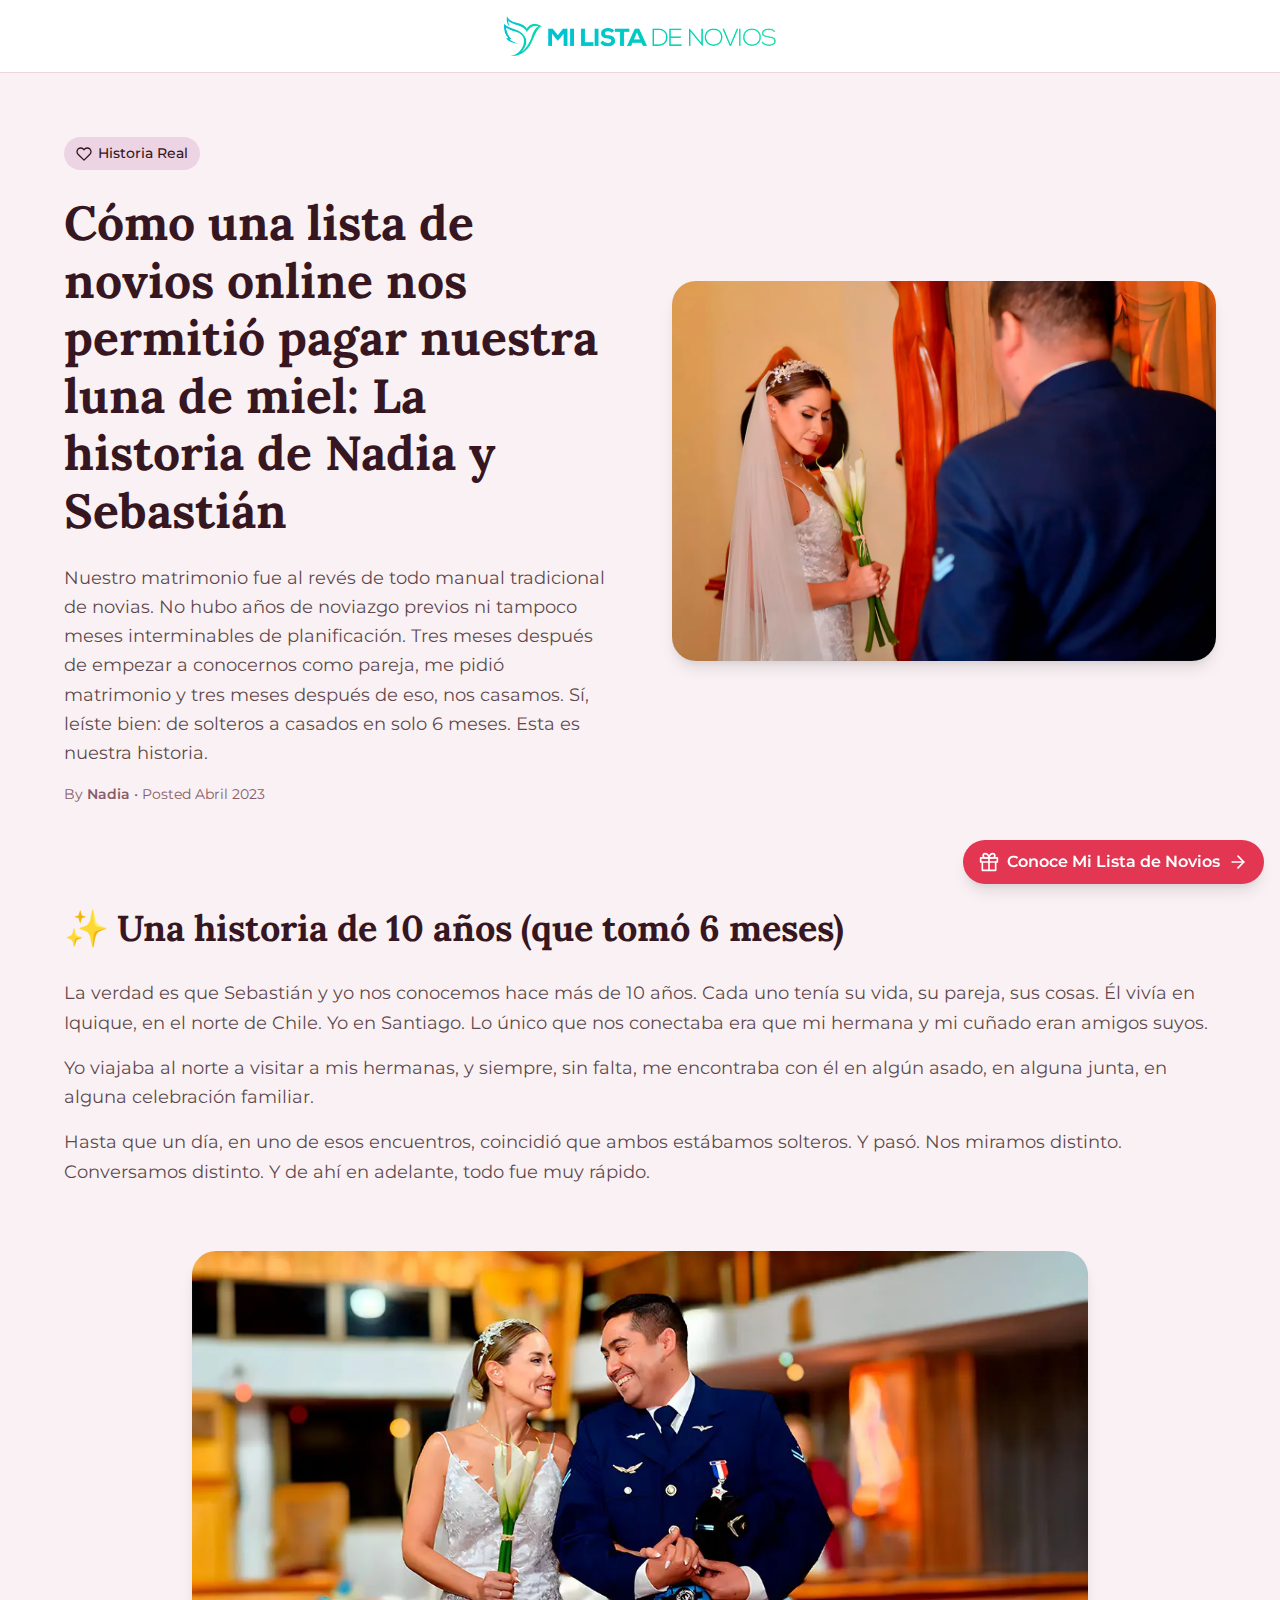
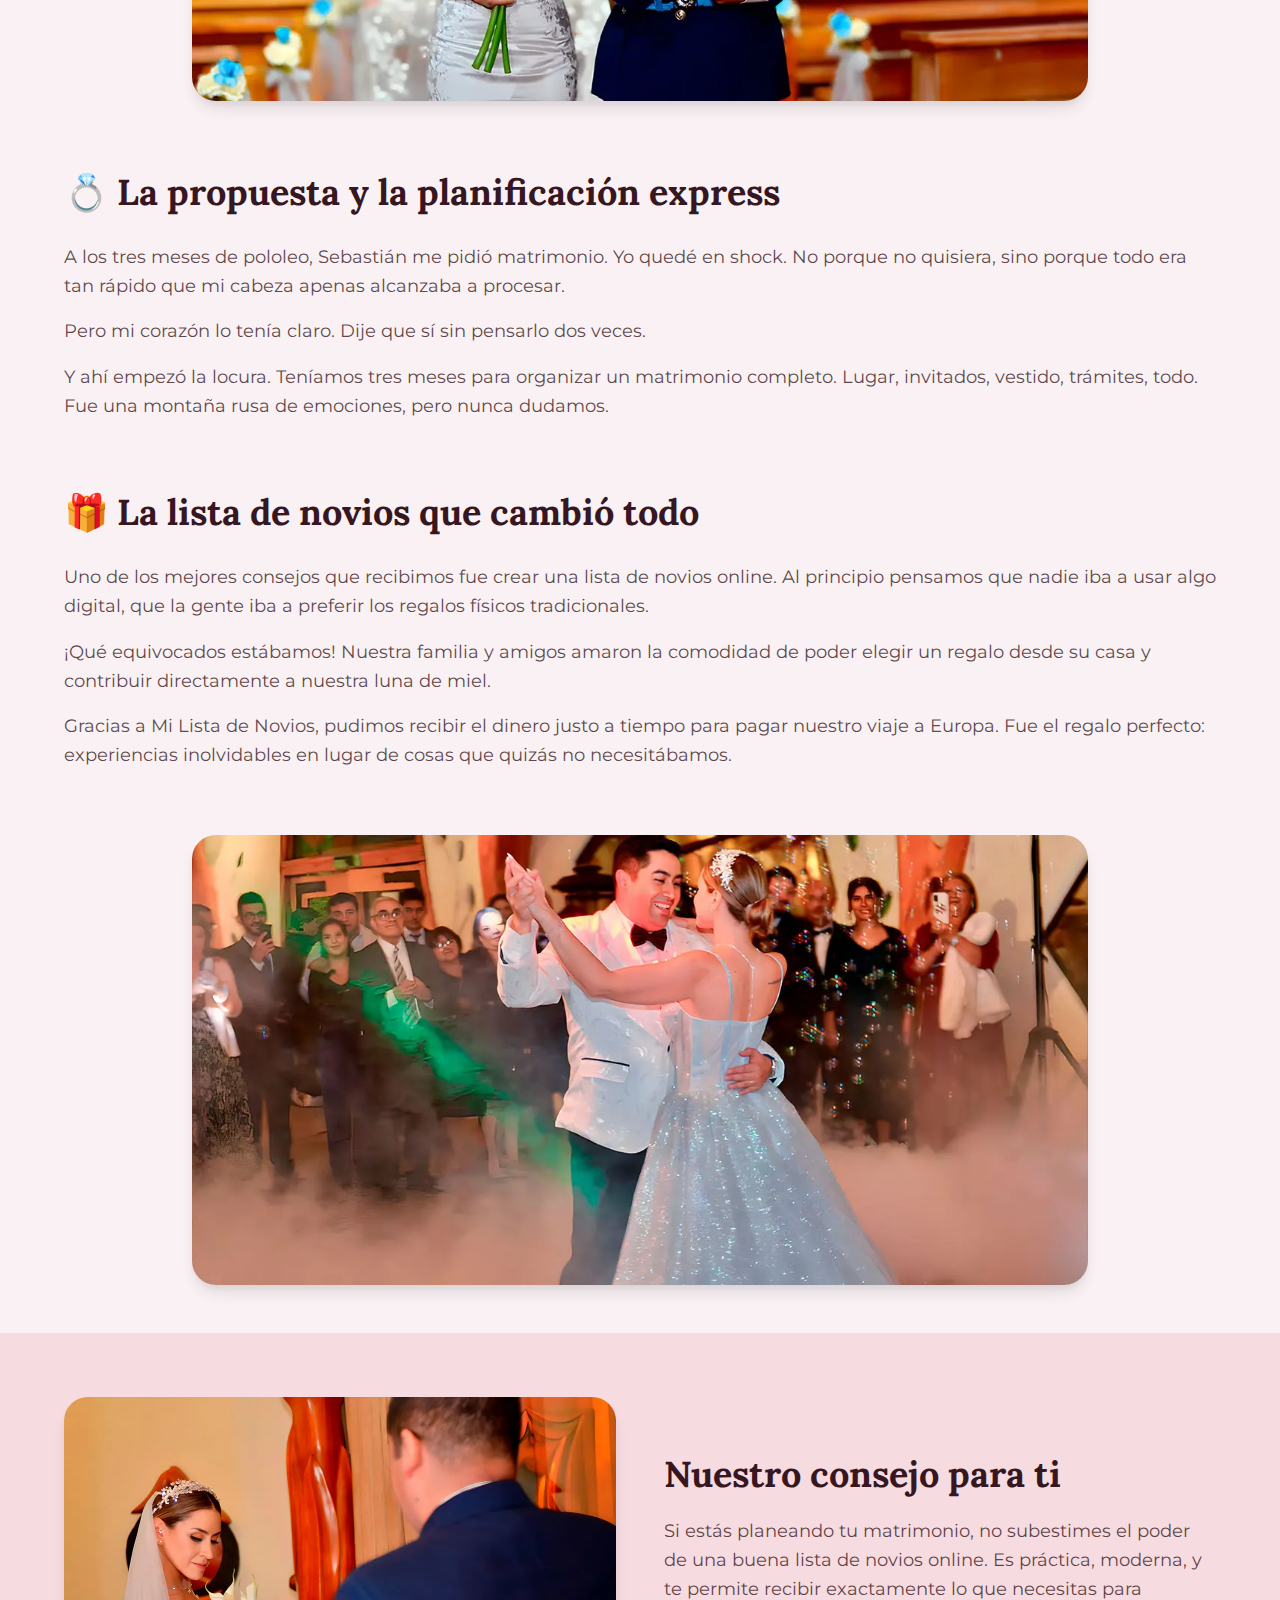
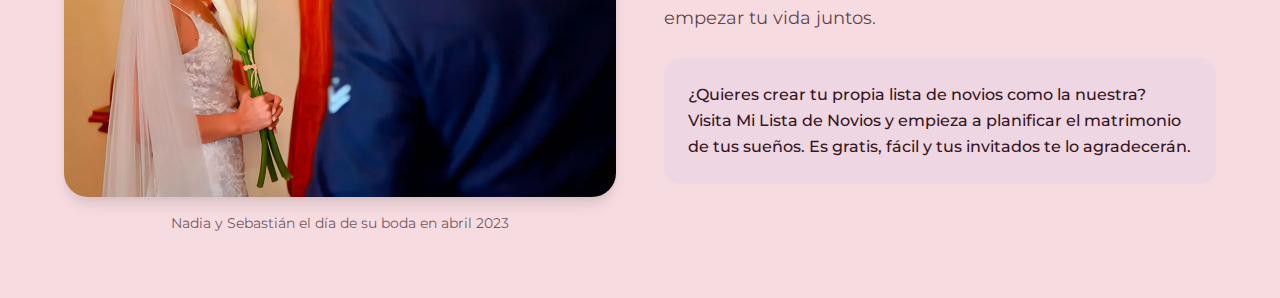
<file: public/nadia-sebastian-standalone.html>
<!DOCTYPE html>
<html lang="es">
<head>
    <meta charset="UTF-8">
    <meta name="viewport" content="width=device-width, initial-scale=1.0">
    <meta name="description" content="Cómo una lista de novios online nos permitió pagar nuestra luna de miel: La historia de Nadia y Sebastián. Descubre cómo crear tu lista de regalos de boda.">
    <title>La historia de Nadia y Sebastián - Mi Lista de Novios</title>
    
    <!-- Google Fonts -->
    <link rel="preconnect" href="https://fonts.googleapis.com">
    <link rel="preconnect" href="https://fonts.gstatic.com" crossorigin>
    <link href="https://fonts.googleapis.com/css2?family=Lora:wght@400;600;700&family=Montserrat:wght@400;500;600;700&display=swap" rel="stylesheet">
    
    <link rel="stylesheet" href="nadia-sebastian-standalone.css">
</head>
<body>
    <header class="site-header">
        <div class="header-container">
            <a href="https://milistadenovios.cl" target="_blank" rel="noopener noreferrer">
                <img src="logo-mi-lista-de-novios.png" alt="Mi Lista de Novios" class="header-logo">
            </a>
        </div>
    </header>

    <main>
        <section class="hero-section">
            <div class="hero-container">
                <div class="hero-grid">
                    <div class="hero-content">
                        <span class="hero-badge">
                            <svg class="badge-icon" viewBox="0 0 24 24" fill="none" stroke="currentColor" stroke-width="2" stroke-linecap="round" stroke-linejoin="round">
                                <path d="M20.84 4.61a5.5 5.5 0 0 0-7.78 0L12 5.67l-1.06-1.06a5.5 5.5 0 0 0-7.78 7.78l1.06 1.06L12 21.23l7.78-7.78 1.06-1.06a5.5 5.5 0 0 0 0-7.78z"></path>
                            </svg>
                            Historia Real
                        </span>
                        
                        <h1 class="hero-title">Cómo una lista de novios online nos permitió pagar nuestra luna de miel: La historia de Nadia y Sebastián</h1>
                        
                        <p class="hero-subtitle">Nuestro matrimonio fue al revés de todo manual tradicional de novias. No hubo años de noviazgo previos ni tampoco meses interminables de planificación. Tres meses después de empezar a conocernos como pareja, me pidió matrimonio y tres meses después de eso, nos casamos. Sí, leíste bien: de solteros a casados en solo 6 meses. Esta es nuestra historia.</p>
                        
                        <p class="hero-meta">By <span class="meta-author">Nadia</span> • Posted Abril 2023</p>
                    </div>
                    
                    <div class="hero-image-wrapper">
                        <img src="nadia-sebastian-ceremony.webp" alt="Nadia y Sebastián en su ceremonia de boda" class="hero-image">
                    </div>
                </div>
            </div>
        </section>

        <section class="content-section">
            <div class="content-container">
                <h2 class="content-title"><span class="title-emoji">✨</span> Una historia de 10 años (que tomó 6 meses)</h2>
                
                <div class="content-text">
                    <p class="content-paragraph">La verdad es que Sebastián y yo nos conocemos hace más de 10 años. Cada uno tenía su vida, su pareja, sus cosas. Él vivía en Iquique, en el norte de Chile. Yo en Santiago. Lo único que nos conectaba era que mi hermana y mi cuñado eran amigos suyos.</p>
                    
                    <p class="content-paragraph">Yo viajaba al norte a visitar a mis hermanas, y siempre, sin falta, me encontraba con él en algún asado, en alguna junta, en alguna celebración familiar.</p>
                    
                    <p class="content-paragraph">Hasta que un día, en uno de esos encuentros, coincidió que ambos estábamos solteros. Y pasó. Nos miramos distinto. Conversamos distinto. Y de ahí en adelante, todo fue muy rápido.</p>
                </div>
            </div>
        </section>

        <section class="featured-image-section">
            <div class="featured-container">
                <img src="nadia-sebastian-church.webp" alt="Nadia y Sebastián en la iglesia" class="featured-image">
            </div>
        </section>

        <section class="content-section">
            <div class="content-container">
                <h2 class="content-title"><span class="title-emoji">💍</span> La propuesta y la planificación express</h2>
                
                <div class="content-text">
                    <p class="content-paragraph">A los tres meses de pololeo, Sebastián me pidió matrimonio. Yo quedé en shock. No porque no quisiera, sino porque todo era tan rápido que mi cabeza apenas alcanzaba a procesar.</p>
                    
                    <p class="content-paragraph">Pero mi corazón lo tenía claro. Dije que sí sin pensarlo dos veces.</p>
                    
                    <p class="content-paragraph">Y ahí empezó la locura. Teníamos tres meses para organizar un matrimonio completo. Lugar, invitados, vestido, trámites, todo. Fue una montaña rusa de emociones, pero nunca dudamos.</p>
                </div>
            </div>
        </section>

        <section class="content-section">
            <div class="content-container">
                <h2 class="content-title"><span class="title-emoji">🎁</span> La lista de novios que cambió todo</h2>
                
                <div class="content-text">
                    <p class="content-paragraph">Uno de los mejores consejos que recibimos fue crear una lista de novios online. Al principio pensamos que nadie iba a usar algo digital, que la gente iba a preferir los regalos físicos tradicionales.</p>
                    
                    <p class="content-paragraph">¡Qué equivocados estábamos! Nuestra familia y amigos amaron la comodidad de poder elegir un regalo desde su casa y contribuir directamente a nuestra luna de miel.</p>
                    
                    <p class="content-paragraph">Gracias a Mi Lista de Novios, pudimos recibir el dinero justo a tiempo para pagar nuestro viaje a Europa. Fue el regalo perfecto: experiencias inolvidables en lugar de cosas que quizás no necesitábamos.</p>
                </div>
            </div>
        </section>

        <section class="featured-image-section">
            <div class="featured-container">
                <img src="nadia-sebastian-celebration.webp" alt="Celebración de la boda de Nadia y Sebastián" class="featured-image">
            </div>
        </section>

        <section class="closing-section">
            <div class="closing-container">
                <div class="closing-grid">
                    <div class="closing-image-wrapper">
                        <img src="nadia-sebastian-ceremony.webp" alt="Nadia y Sebastián recién casados" class="closing-image">
                        <p class="closing-caption">Nadia y Sebastián el día de su boda en abril 2023</p>
                    </div>
                    <div class="closing-content">
                        <h2 class="closing-title">Nuestro consejo para ti</h2>
                        <p class="closing-text">Si estás planeando tu matrimonio, no subestimes el poder de una buena lista de novios online. Es práctica, moderna, y te permite recibir exactamente lo que necesitas para empezar tu vida juntos.</p>
                        <div class="closing-cta">
                            <p class="cta-text">¿Quieres crear tu propia lista de novios como la nuestra? Visita Mi Lista de Novios y empieza a planificar el matrimonio de tus sueños. Es gratis, fácil y tus invitados te lo agradecerán.</p>
                        </div>
                    </div>
                </div>
            </div>
        </section>
    </main>

    <a href="https://milistadenovios.cl" target="_blank" rel="noopener noreferrer" class="floating-button">
        <svg class="button-icon" viewBox="0 0 24 24" fill="none" stroke="currentColor" stroke-width="2" stroke-linecap="round" stroke-linejoin="round">
            <polyline points="20 12 20 22 4 22 4 12"></polyline>
            <rect x="2" y="7" width="20" height="5"></rect>
            <line x1="12" y1="22" x2="12" y2="7"></line>
            <path d="M12 7H7.5a2.5 2.5 0 0 1 0-5C11 2 12 7 12 7z"></path>
            <path d="M12 7h4.5a2.5 2.5 0 0 0 0-5C13 2 12 7 12 7z"></path>
        </svg>
        <span class="button-text button-text-full">Conoce Mi Lista de Novios</span>
        <span class="button-text button-text-short">Crear Lista</span>
        <svg class="button-arrow" viewBox="0 0 24 24" fill="none" stroke="currentColor" stroke-width="2" stroke-linecap="round" stroke-linejoin="round">
            <line x1="5" y1="12" x2="19" y2="12"></line>
            <polyline points="12 5 19 12 12 19"></polyline>
        </svg>
    </a>
</body>
</html>
</file>
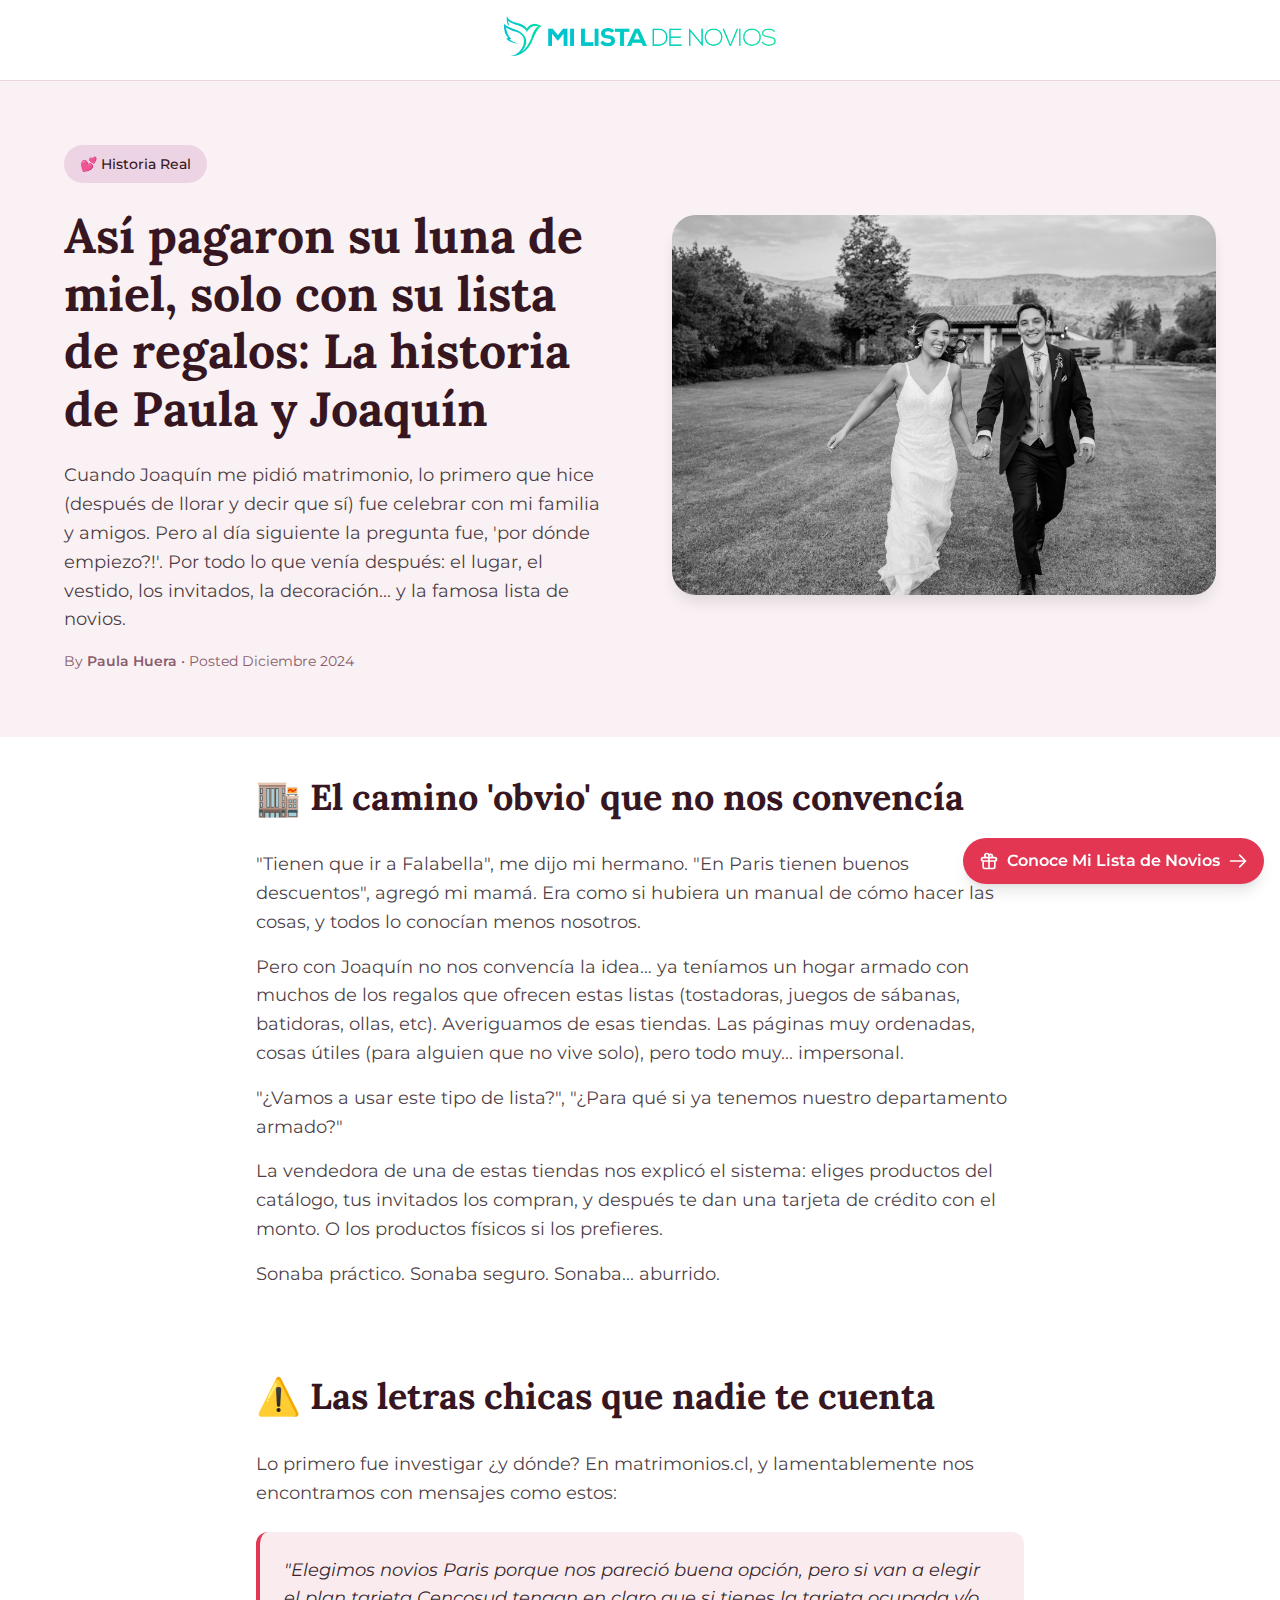
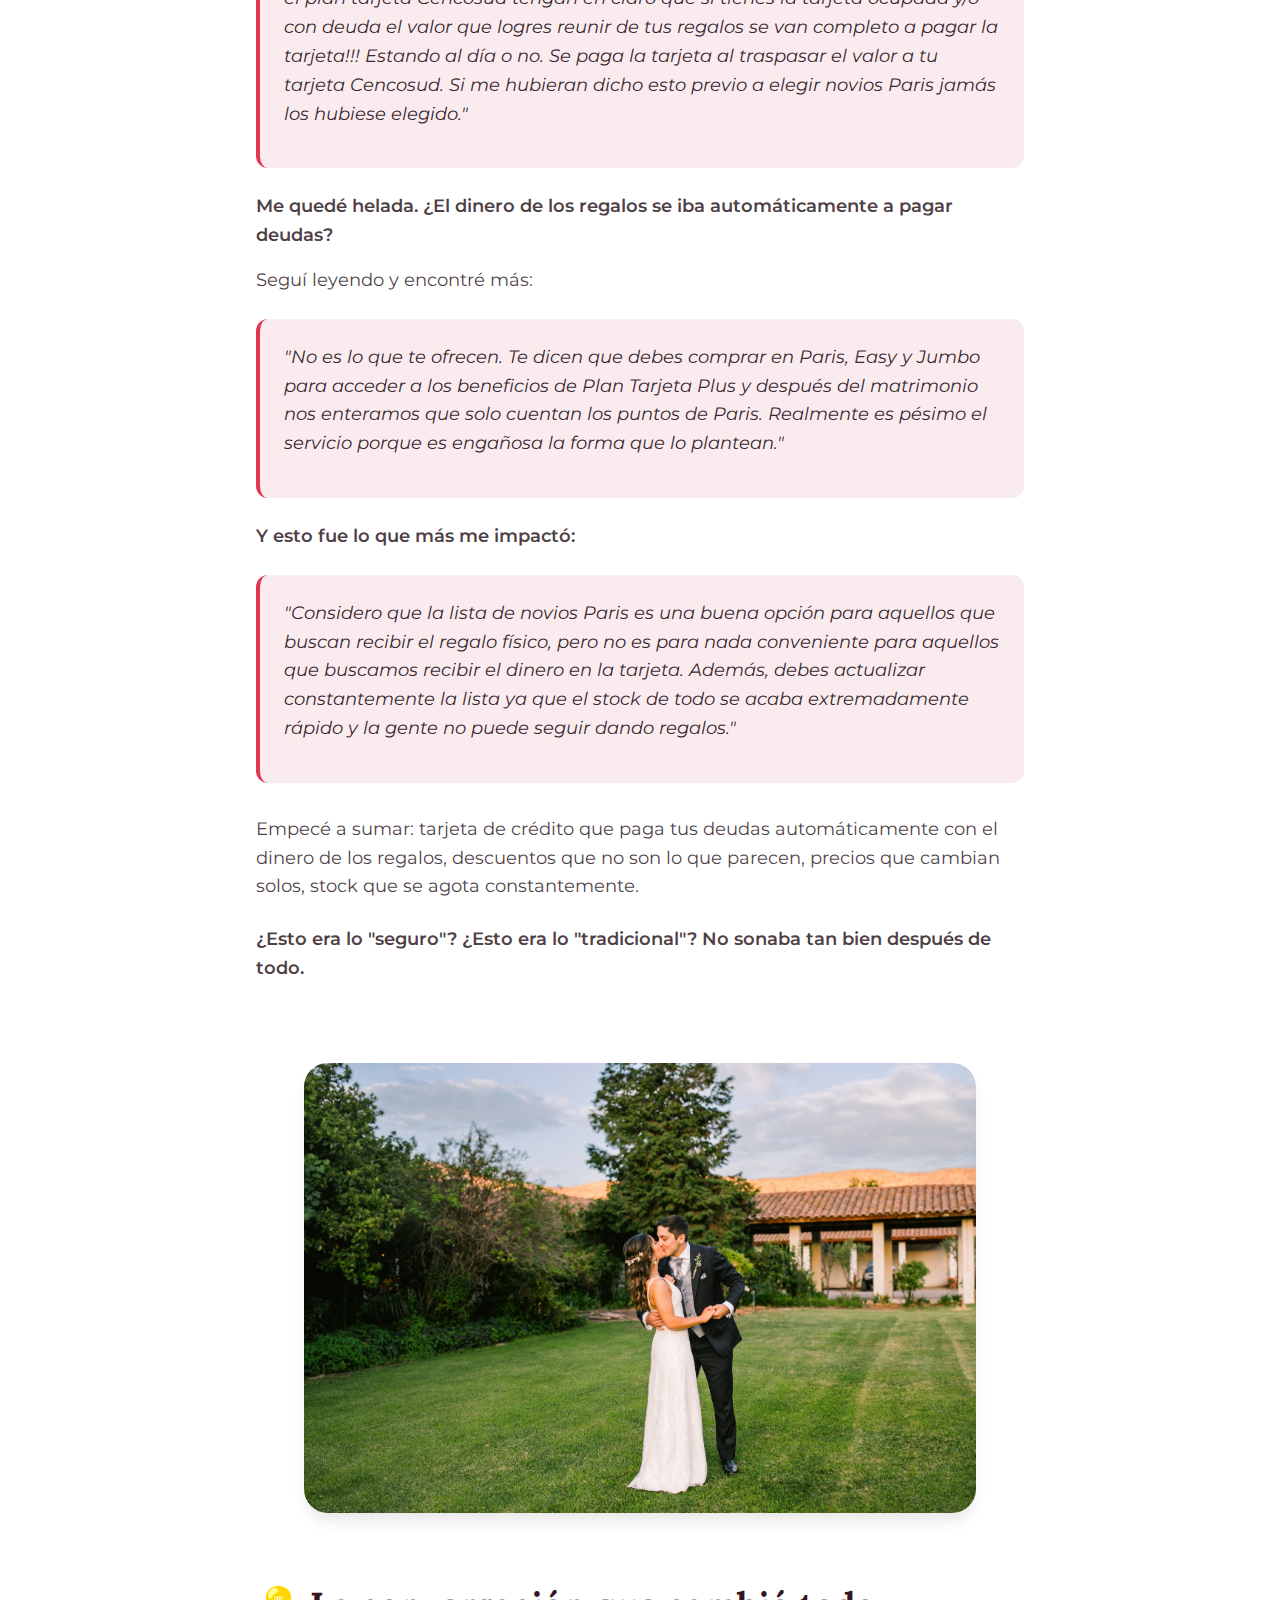
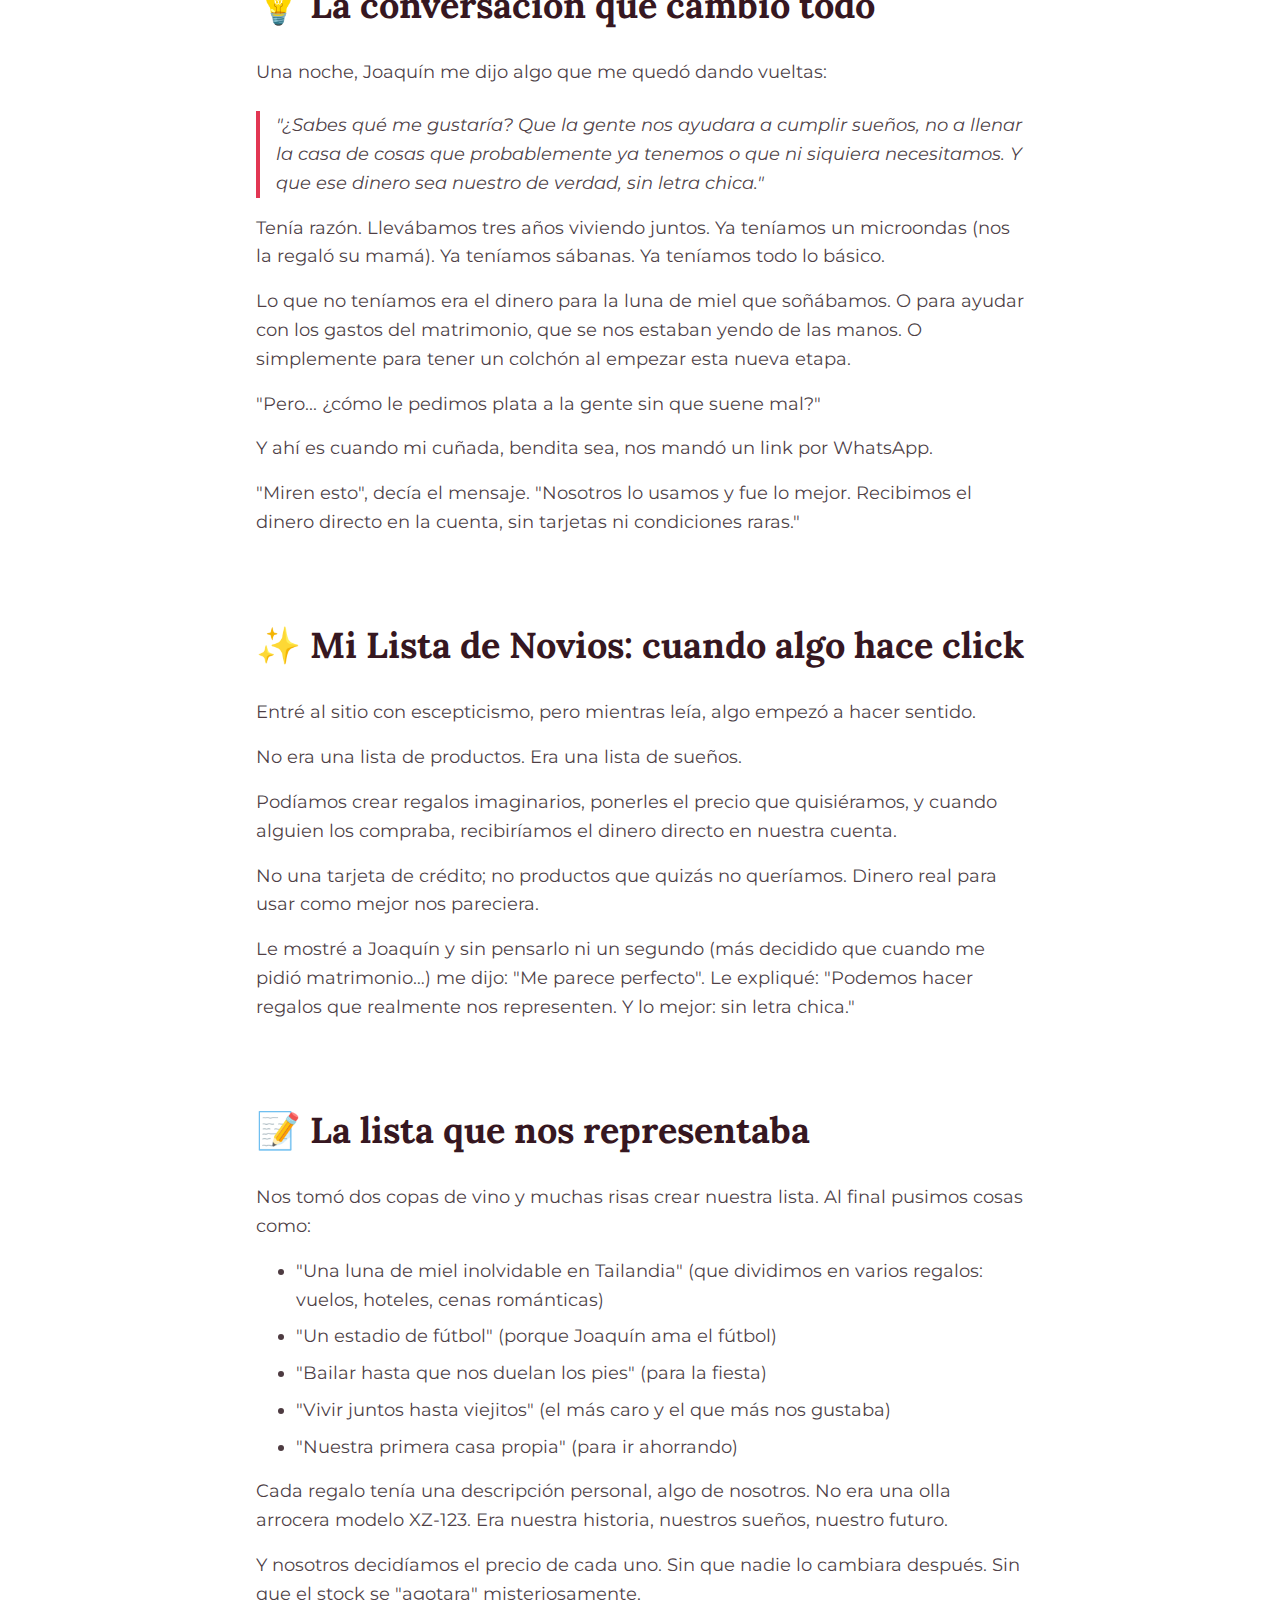
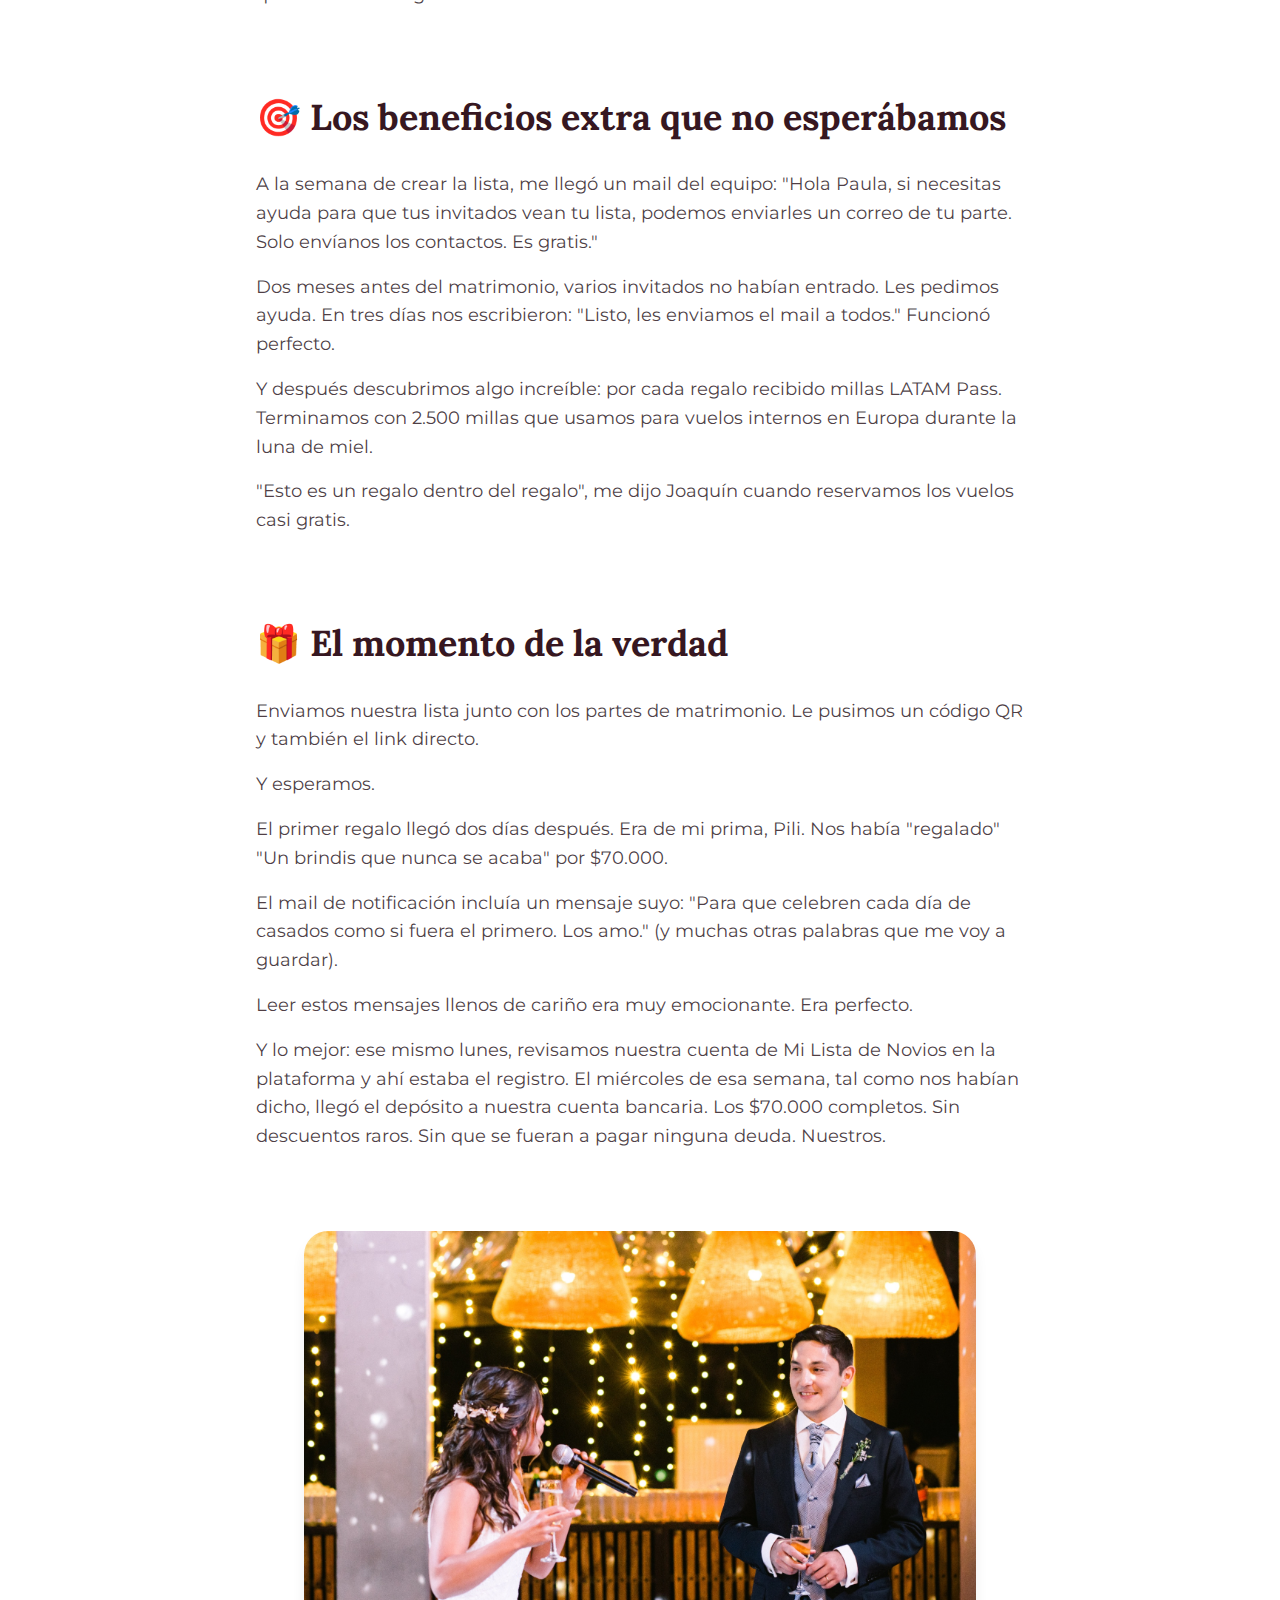
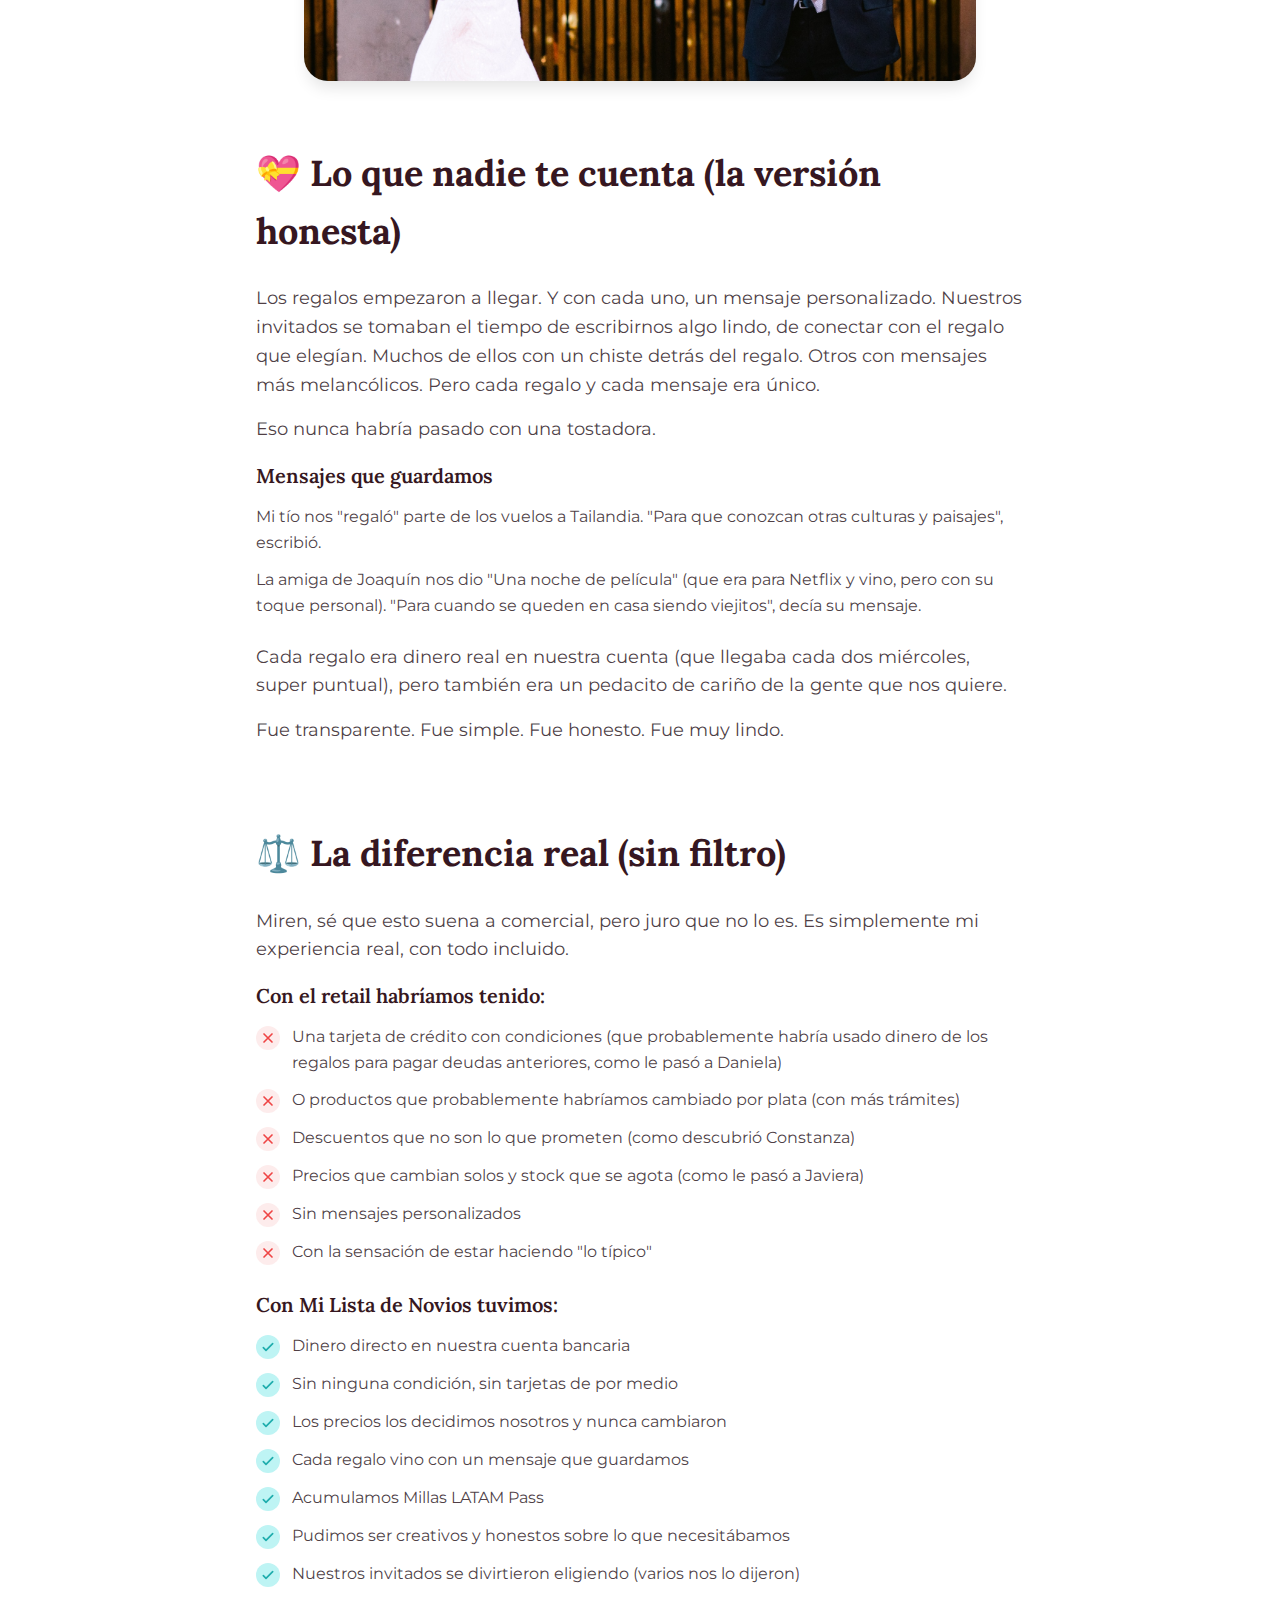
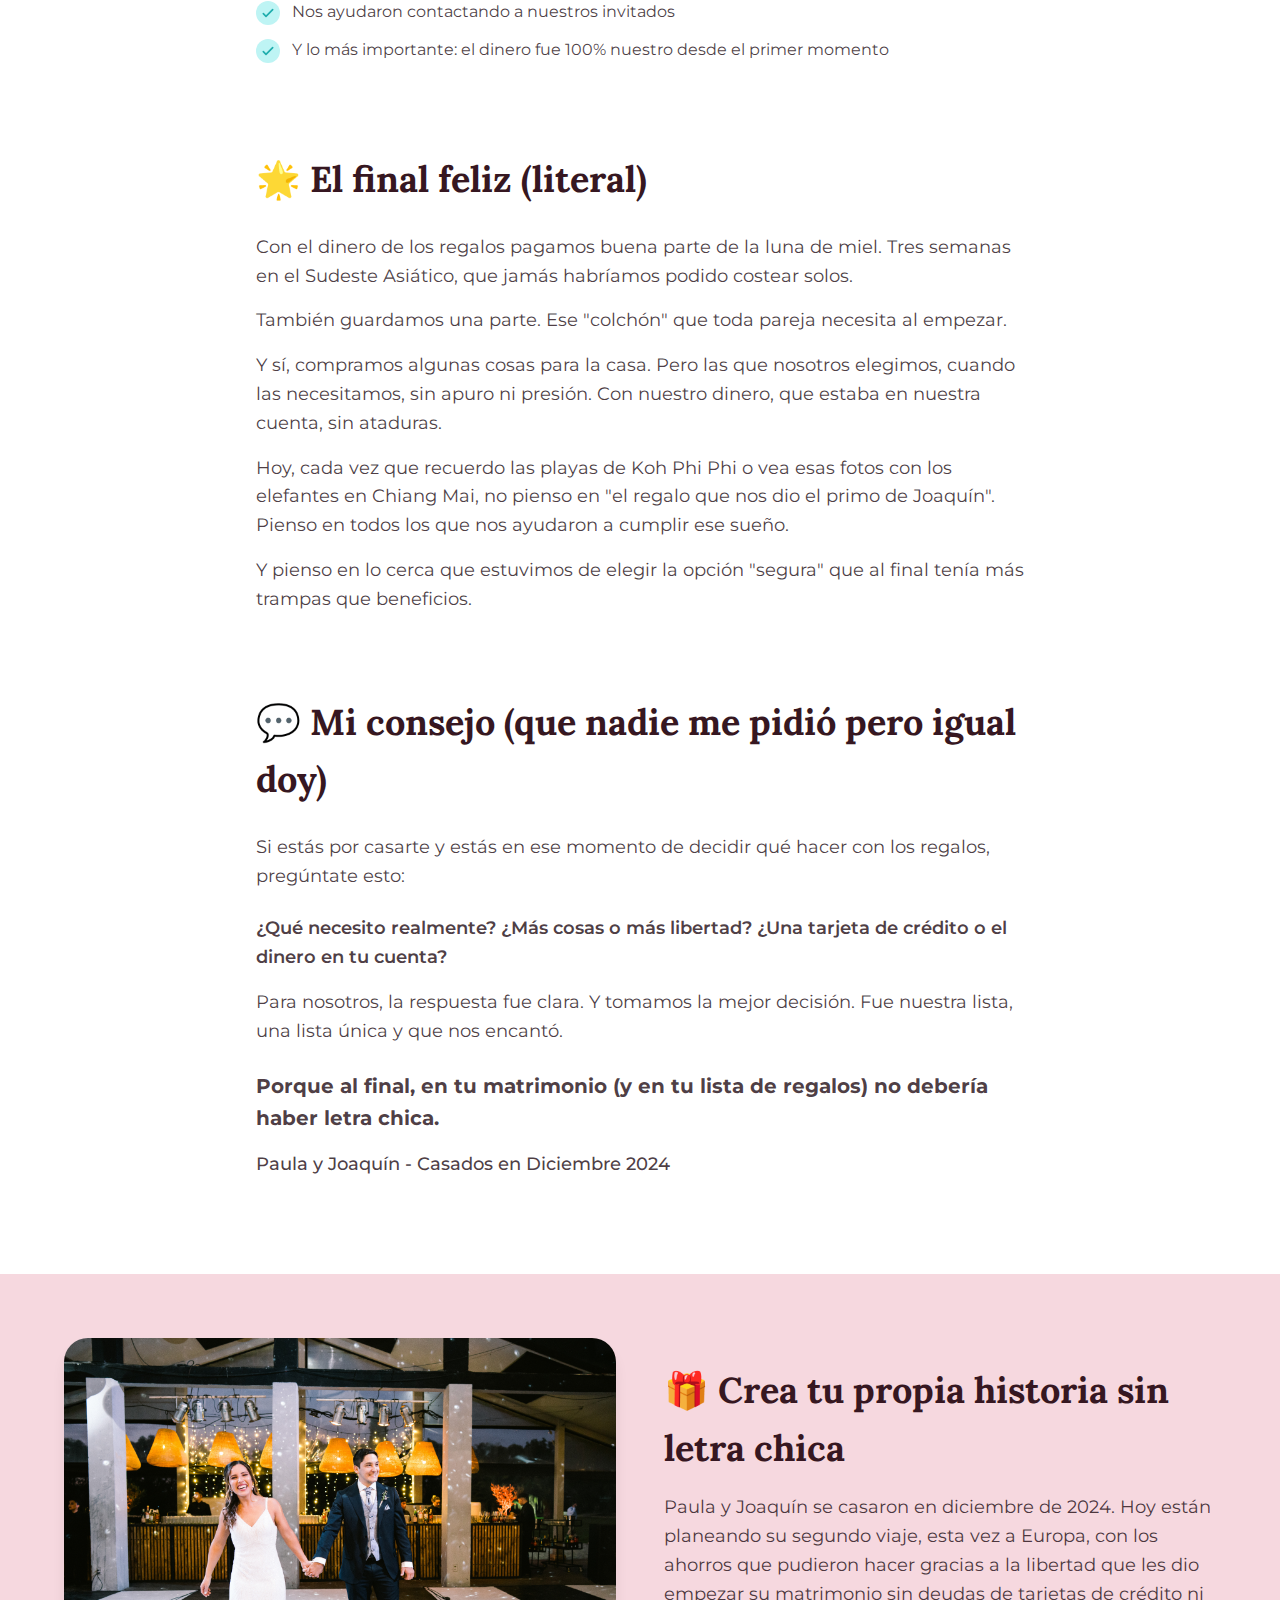
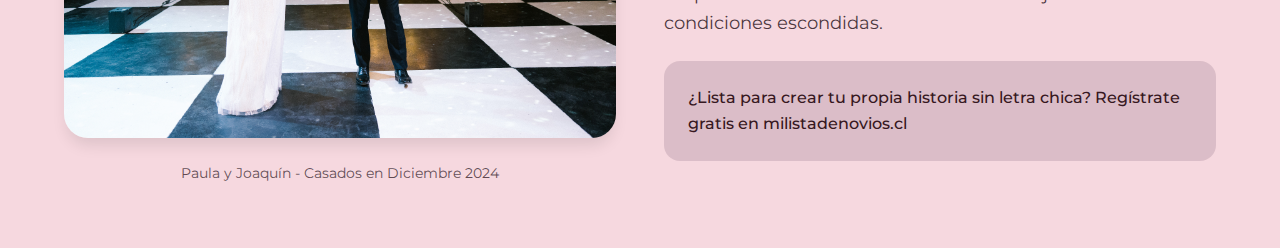
<file: public/standalone.html>
<!DOCTYPE html>
<html lang="es">
<head>
    <meta charset="UTF-8">
    <meta name="viewport" content="width=device-width, initial-scale=1.0">
    <title>Así pagaron su luna de miel, solo con su lista de regalos: La historia de Paula y Joaquín</title>
    <meta name="description" content="Descubre cómo Paula y Joaquín pagaron su luna de miel completa usando solo su lista de regalos de matrimonio, sin letra chica ni condiciones ocultas.">
    
    <!-- Fuentes Google -->
    <link rel="preconnect" href="https://fonts.googleapis.com">
    <link rel="preconnect" href="https://fonts.gstatic.com" crossorigin>
    <link href="https://fonts.googleapis.com/css2?family=Lora:wght@400;600;700&family=Montserrat:wght@400;500;600;700&display=swap" rel="stylesheet">
    
    <!-- Estilos -->
    <link rel="stylesheet" href="standalone.css">
</head>
<body>
    <!-- Header -->
    <header class="header">
        <div class="header-container">
            <a href="https://milistadenovios.cl" target="_blank" rel="noopener noreferrer">
                <img src="../src/assets/logo-mi-lista-de-novios.png" alt="Mi Lista de Novios" class="header-logo">
            </a>
        </div>
    </header>

    <main class="main">
        <!-- Hero Section -->
        <section class="hero">
            <div class="hero-container">
                <div class="hero-grid">
                    <div>
                        <span class="hero-badge">💕 Historia Real</span>
                        
                        <h1 class="hero-title">
                            Así pagaron su luna de miel, solo con su lista de regalos: La historia de Paula y Joaquín
                        </h1>
                        
                        <p class="hero-subtitle">
                            Cuando Joaquín me pidió matrimonio, lo primero que hice (después de llorar y decir que sí) fue celebrar con mi familia y amigos. Pero al día siguiente la pregunta fue, 'por dónde empiezo?!'. Por todo lo que venía después: el lugar, el vestido, los invitados, la decoración... y la famosa lista de novios.
                        </p>
                        
                        <p class="hero-meta">
                            By <span class="hero-author">Paula Huera</span> • Posted Diciembre 2024
                        </p>
                    </div>
                    
                    <div>
                        <img src="../src/assets/paula-joaquin-proposal.jpg" alt="Paula y Joaquín en la playa de Zapallar" class="hero-image">
                    </div>
                </div>
            </div>
        </section>

        <div class="content-wrapper">
            <!-- Sección 1 -->
            <section class="content-section">
                <h2 class="section-title">🏬 El camino 'obvio' que no nos convencía</h2>
                <div class="section-content">
                    <p>
                        "Tienen que ir a Falabella", me dijo mi hermano. "En Paris tienen buenos descuentos", agregó mi mamá. Era como si hubiera un manual de cómo hacer las cosas, y todos lo conocían menos nosotros.
                    </p>
                    <p>
                        Pero con Joaquín no nos convencía la idea… ya teníamos un hogar armado con muchos de los regalos que ofrecen estas listas (tostadoras, juegos de sábanas, batidoras, ollas, etc). Averiguamos de esas tiendas. Las páginas muy ordenadas, cosas útiles (para alguien que no vive solo), pero todo muy... impersonal.
                    </p>
                    <p>
                        "¿Vamos a usar este tipo de lista?", "¿Para qué si ya tenemos nuestro departamento armado?"
                    </p>
                    <p>
                        La vendedora de una de estas tiendas nos explicó el sistema: eliges productos del catálogo, tus invitados los compran, y después te dan una tarjeta de crédito con el monto. O los productos físicos si los prefieres.
                    </p>
                    <p>
                        Sonaba práctico. Sonaba seguro. Sonaba... aburrido.
                    </p>
                </div>
            </section>

            <!-- Sección 2 -->
            <section class="content-section">
                <h2 class="section-title">⚠️ Las letras chicas que nadie te cuenta</h2>
                <div class="section-content">
                    <p class="mb-large">
                        Lo primero fue investigar ¿y dónde? En matrimonios.cl, y lamentablemente nos encontramos con mensajes como estos:
                    </p>

                    <div class="testimonial-box">
                        <p class="testimonial-text">
                            "Elegimos novios Paris porque nos pareció buena opción, pero si van a elegir el plan tarjeta Cencosud tengan en claro que si tienes la tarjeta ocupada y/o con deuda el valor que logres reunir de tus regalos se van completo a pagar la tarjeta!!! Estando al día o no. Se paga la tarjeta al traspasar el valor a tu tarjeta Cencosud. Si me hubieran dicho esto previo a elegir novios Paris jamás los hubiese elegido."
                        </p>
                    </div>
                    
                    <p class="emphasis-text">
                        Me quedé helada. ¿El dinero de los regalos se iba automáticamente a pagar deudas?
                    </p>
                    
                    <p>
                        Seguí leyendo y encontré más:
                    </p>

                    <div class="testimonial-box">
                        <p class="testimonial-text">
                            "No es lo que te ofrecen. Te dicen que debes comprar en Paris, Easy y Jumbo para acceder a los beneficios de Plan Tarjeta Plus y después del matrimonio nos enteramos que solo cuentan los puntos de Paris. Realmente es pésimo el servicio porque es engañosa la forma que lo plantean."
                        </p>
                    </div>

                    <p class="emphasis-text">
                        Y esto fue lo que más me impactó:
                    </p>

                    <div class="testimonial-box">
                        <p class="testimonial-text">
                            "Considero que la lista de novios Paris es una buena opción para aquellos que buscan recibir el regalo físico, pero no es para nada conveniente para aquellos que buscamos recibir el dinero en la tarjeta. Además, debes actualizar constantemente la lista ya que el stock de todo se acaba extremadamente rápido y la gente no puede seguir dando regalos."
                        </p>
                    </div>

                    <div class="mt-large">
                        <p>
                            Empecé a sumar: tarjeta de crédito que paga tus deudas automáticamente con el dinero de los regalos, descuentos que no son lo que parecen, precios que cambian solos, stock que se agota constantemente.
                        </p>
                        <p class="emphasis-text">
                            ¿Esto era lo "seguro"? ¿Esto era lo "tradicional"? No sonaba tan bien después de todo.
                        </p>
                    </div>
                </div>
            </section>

            <!-- Imagen destacada -->
            <div class="featured-image">
                <img src="../src/assets/paula-joaquin-planning.jpg" alt="Paula y Joaquín planificando su matrimonio" class="featured-img">
            </div>

            <!-- Sección 3 -->
            <section class="content-section">
                <h2 class="section-title">💡 La conversación que cambió todo</h2>
                <div class="section-content">
                    <p>
                        Una noche, Joaquín me dijo algo que me quedó dando vueltas:
                    </p>
                    <p class="quote-text">
                        "¿Sabes qué me gustaría? Que la gente nos ayudara a cumplir sueños, no a llenar la casa de cosas que probablemente ya tenemos o que ni siquiera necesitamos. Y que ese dinero sea nuestro de verdad, sin letra chica."
                    </p>
                    <p>
                        Tenía razón. Llevábamos tres años viviendo juntos. Ya teníamos un microondas (nos la regaló su mamá). Ya teníamos sábanas. Ya teníamos todo lo básico.
                    </p>
                    <p>
                        Lo que no teníamos era el dinero para la luna de miel que soñábamos. O para ayudar con los gastos del matrimonio, que se nos estaban yendo de las manos. O simplemente para tener un colchón al empezar esta nueva etapa.
                    </p>
                    <p>
                        "Pero... ¿cómo le pedimos plata a la gente sin que suene mal?"
                    </p>
                    <p>
                        Y ahí es cuando mi cuñada, bendita sea, nos mandó un link por WhatsApp.
                    </p>
                    <p>
                        "Miren esto", decía el mensaje. "Nosotros lo usamos y fue lo mejor. Recibimos el dinero directo en la cuenta, sin tarjetas ni condiciones raras."
                    </p>
                </div>
            </section>

            <!-- Sección 4 -->
            <section class="content-section">
                <h2 class="section-title">✨ Mi Lista de Novios: cuando algo hace click</h2>
                <div class="section-content">
                    <p>
                        Entré al sitio con escepticismo, pero mientras leía, algo empezó a hacer sentido.
                    </p>
                    <p>
                        No era una lista de productos. Era una lista de sueños.
                    </p>
                    <p>
                        Podíamos crear regalos imaginarios, ponerles el precio que quisiéramos, y cuando alguien los compraba, recibiríamos el dinero directo en nuestra cuenta.
                    </p>
                    <p>
                        No una tarjeta de crédito; no productos que quizás no queríamos. Dinero real para usar como mejor nos pareciera.
                    </p>
                    <p>
                        Le mostré a Joaquín y sin pensarlo ni un segundo (más decidido que cuando me pidió matrimonio…) me dijo: "Me parece perfecto". Le expliqué: "Podemos hacer regalos que realmente nos representen. Y lo mejor: sin letra chica."
                    </p>
                </div>
            </section>

            <!-- Sección 5 -->
            <section class="content-section">
                <h2 class="section-title">📝 La lista que nos representaba</h2>
                <div class="section-content">
                    <p>
                        Nos tomó dos copas de vino y muchas risas crear nuestra lista. Al final pusimos cosas como:
                    </p>
                    <ul class="list-styled">
                        <li>"Una luna de miel inolvidable en Tailandia" (que dividimos en varios regalos: vuelos, hoteles, cenas románticas)</li>
                        <li>"Un estadio de fútbol" (porque Joaquín ama el fútbol)</li>
                        <li>"Bailar hasta que nos duelan los pies" (para la fiesta)</li>
                        <li>"Vivir juntos hasta viejitos" (el más caro y el que más nos gustaba)</li>
                        <li>"Nuestra primera casa propia" (para ir ahorrando)</li>
                    </ul>
                    <p>
                        Cada regalo tenía una descripción personal, algo de nosotros. No era una olla arrocera modelo XZ-123. Era nuestra historia, nuestros sueños, nuestro futuro.
                    </p>
                    <p>
                        Y nosotros decidíamos el precio de cada uno. Sin que nadie lo cambiara después. Sin que el stock se "agotara" misteriosamente.
                    </p>
                </div>
            </section>

            <!-- Sección 6 -->
            <section class="content-section">
                <h2 class="section-title">🎯 Los beneficios extra que no esperábamos</h2>
                <div class="section-content">
                    <p>
                        A la semana de crear la lista, me llegó un mail del equipo: "Hola Paula, si necesitas ayuda para que tus invitados vean tu lista, podemos enviarles un correo de tu parte. Solo envíanos los contactos. Es gratis."
                    </p>
                    <p>
                        Dos meses antes del matrimonio, varios invitados no habían entrado. Les pedimos ayuda. En tres días nos escribieron: "Listo, les enviamos el mail a todos." Funcionó perfecto.
                    </p>
                    <p>
                        Y después descubrimos algo increíble: por cada regalo recibido millas LATAM Pass. Terminamos con 2.500 millas que usamos para vuelos internos en Europa durante la luna de miel.
                    </p>
                    <p>
                        "Esto es un regalo dentro del regalo", me dijo Joaquín cuando reservamos los vuelos casi gratis.
                    </p>
                </div>
            </section>

            <!-- Sección 7 -->
            <section class="content-section">
                <h2 class="section-title">🎁 El momento de la verdad</h2>
                <div class="section-content">
                    <p>
                        Enviamos nuestra lista junto con los partes de matrimonio. Le pusimos un código QR y también el link directo.
                    </p>
                    <p>
                        Y esperamos.
                    </p>
                    <p>
                        El primer regalo llegó dos días después. Era de mi prima, Pili. Nos había "regalado" "Un brindis que nunca se acaba" por $70.000.
                    </p>
                    <p>
                        El mail de notificación incluía un mensaje suyo: "Para que celebren cada día de casados como si fuera el primero. Los amo." (y muchas otras palabras que me voy a guardar).
                    </p>
                    <p>
                        Leer estos mensajes llenos de cariño era muy emocionante. Era perfecto.
                    </p>
                    <p>
                        Y lo mejor: ese mismo lunes, revisamos nuestra cuenta de Mi Lista de Novios en la plataforma y ahí estaba el registro. El miércoles de esa semana, tal como nos habían dicho, llegó el depósito a nuestra cuenta bancaria. Los $70.000 completos. Sin descuentos raros. Sin que se fueran a pagar ninguna deuda. Nuestros.
                    </p>
                </div>
            </section>

            <!-- Imagen destacada 2 -->
            <div class="featured-image">
                <img src="../src/assets/paula-joaquin-celebration.jpg" alt="Paula y Joaquín brindando en su matrimonio" class="featured-img">
            </div>

            <!-- Sección 8 -->
            <section class="content-section">
                <h2 class="section-title">💝 Lo que nadie te cuenta (la versión honesta)</h2>
                <div class="section-content">
                    <p>
                        Los regalos empezaron a llegar. Y con cada uno, un mensaje personalizado. Nuestros invitados se tomaban el tiempo de escribirnos algo lindo, de conectar con el regalo que elegían. Muchos de ellos con un chiste detrás del regalo. Otros con mensajes más melancólicos. Pero cada regalo y cada mensaje era único.
                    </p>
                    <p>
                        Eso nunca habría pasado con una tostadora.
                    </p>

                    <div class="content-block">
                        <h3 class="block-title">Mensajes que guardamos</h3>
                        <div class="block-content">
                            <p>
                                Mi tío nos "regaló" parte de los vuelos a Tailandia. "Para que conozcan otras culturas y paisajes", escribió.
                            </p>
                            <p>
                                La amiga de Joaquín nos dio "Una noche de película" (que era para Netflix y vino, pero con su toque personal). "Para cuando se queden en casa siendo viejitos", decía su mensaje.
                            </p>
                        </div>
                    </div>

                    <p>
                        Cada regalo era dinero real en nuestra cuenta (que llegaba cada dos miércoles, super puntual), pero también era un pedacito de cariño de la gente que nos quiere.
                    </p>
                    <p>
                        Fue transparente. Fue simple. Fue honesto. Fue muy lindo.
                    </p>
                </div>
            </section>

            <!-- Sección 9 -->
            <section class="content-section">
                <h2 class="section-title">⚖️ La diferencia real (sin filtro)</h2>
                <div class="section-content">
                    <p>
                        Miren, sé que esto suena a comercial, pero juro que no lo es. Es simplemente mi experiencia real, con todo incluido.
                    </p>

                    <div class="content-block">
                        <h3 class="block-title">Con el retail habríamos tenido:</h3>
                        <div class="block-content">
                            <div class="checklist">
                                <div class="check-item negative">
                                    <div class="check-icon negative">
                                        <svg class="icon-svg" fill="none" viewBox="0 0 24 24" stroke="currentColor" stroke-width="2.5">
                                            <path stroke-linecap="round" stroke-linejoin="round" d="M6 18L18 6M6 6l12 12" />
                                        </svg>
                                    </div>
                                    <p>Una tarjeta de crédito con condiciones (que probablemente habría usado dinero de los regalos para pagar deudas anteriores, como le pasó a Daniela)</p>
                                </div>
                                <div class="check-item negative">
                                    <div class="check-icon negative">
                                        <svg class="icon-svg" fill="none" viewBox="0 0 24 24" stroke="currentColor" stroke-width="2.5">
                                            <path stroke-linecap="round" stroke-linejoin="round" d="M6 18L18 6M6 6l12 12" />
                                        </svg>
                                    </div>
                                    <p>O productos que probablemente habríamos cambiado por plata (con más trámites)</p>
                                </div>
                                <div class="check-item negative">
                                    <div class="check-icon negative">
                                        <svg class="icon-svg" fill="none" viewBox="0 0 24 24" stroke="currentColor" stroke-width="2.5">
                                            <path stroke-linecap="round" stroke-linejoin="round" d="M6 18L18 6M6 6l12 12" />
                                        </svg>
                                    </div>
                                    <p>Descuentos que no son lo que prometen (como descubrió Constanza)</p>
                                </div>
                                <div class="check-item negative">
                                    <div class="check-icon negative">
                                        <svg class="icon-svg" fill="none" viewBox="0 0 24 24" stroke="currentColor" stroke-width="2.5">
                                            <path stroke-linecap="round" stroke-linejoin="round" d="M6 18L18 6M6 6l12 12" />
                                        </svg>
                                    </div>
                                    <p>Precios que cambian solos y stock que se agota (como le pasó a Javiera)</p>
                                </div>
                                <div class="check-item negative">
                                    <div class="check-icon negative">
                                        <svg class="icon-svg" fill="none" viewBox="0 0 24 24" stroke="currentColor" stroke-width="2.5">
                                            <path stroke-linecap="round" stroke-linejoin="round" d="M6 18L18 6M6 6l12 12" />
                                        </svg>
                                    </div>
                                    <p>Sin mensajes personalizados</p>
                                </div>
                                <div class="check-item negative">
                                    <div class="check-icon negative">
                                        <svg class="icon-svg" fill="none" viewBox="0 0 24 24" stroke="currentColor" stroke-width="2.5">
                                            <path stroke-linecap="round" stroke-linejoin="round" d="M6 18L18 6M6 6l12 12" />
                                        </svg>
                                    </div>
                                    <p>Con la sensación de estar haciendo "lo típico"</p>
                                </div>
                            </div>
                        </div>
                    </div>

                    <div class="content-block">
                        <h3 class="block-title">Con Mi Lista de Novios tuvimos:</h3>
                        <div class="block-content">
                            <div class="checklist">
                                <div class="check-item positive">
                                    <div class="check-icon positive">
                                        <svg class="icon-svg" fill="none" viewBox="0 0 24 24" stroke="currentColor" stroke-width="2.5">
                                            <path stroke-linecap="round" stroke-linejoin="round" d="M5 13l4 4L19 7" />
                                        </svg>
                                    </div>
                                    <p>Dinero directo en nuestra cuenta bancaria</p>
                                </div>
                                <div class="check-item positive">
                                    <div class="check-icon positive">
                                        <svg class="icon-svg" fill="none" viewBox="0 0 24 24" stroke="currentColor" stroke-width="2.5">
                                            <path stroke-linecap="round" stroke-linejoin="round" d="M5 13l4 4L19 7" />
                                        </svg>
                                    </div>
                                    <p>Sin ninguna condición, sin tarjetas de por medio</p>
                                </div>
                                <div class="check-item positive">
                                    <div class="check-icon positive">
                                        <svg class="icon-svg" fill="none" viewBox="0 0 24 24" stroke="currentColor" stroke-width="2.5">
                                            <path stroke-linecap="round" stroke-linejoin="round" d="M5 13l4 4L19 7" />
                                        </svg>
                                    </div>
                                    <p>Los precios los decidimos nosotros y nunca cambiaron</p>
                                </div>
                                <div class="check-item positive">
                                    <div class="check-icon positive">
                                        <svg class="icon-svg" fill="none" viewBox="0 0 24 24" stroke="currentColor" stroke-width="2.5">
                                            <path stroke-linecap="round" stroke-linejoin="round" d="M5 13l4 4L19 7" />
                                        </svg>
                                    </div>
                                    <p>Cada regalo vino con un mensaje que guardamos</p>
                                </div>
                                <div class="check-item positive">
                                    <div class="check-icon positive">
                                        <svg class="icon-svg" fill="none" viewBox="0 0 24 24" stroke="currentColor" stroke-width="2.5">
                                            <path stroke-linecap="round" stroke-linejoin="round" d="M5 13l4 4L19 7" />
                                        </svg>
                                    </div>
                                    <p>Acumulamos Millas LATAM Pass</p>
                                </div>
                                <div class="check-item positive">
                                    <div class="check-icon positive">
                                        <svg class="icon-svg" fill="none" viewBox="0 0 24 24" stroke="currentColor" stroke-width="2.5">
                                            <path stroke-linecap="round" stroke-linejoin="round" d="M5 13l4 4L19 7" />
                                        </svg>
                                    </div>
                                    <p>Pudimos ser creativos y honestos sobre lo que necesitábamos</p>
                                </div>
                                <div class="check-item positive">
                                    <div class="check-icon positive">
                                        <svg class="icon-svg" fill="none" viewBox="0 0 24 24" stroke="currentColor" stroke-width="2.5">
                                            <path stroke-linecap="round" stroke-linejoin="round" d="M5 13l4 4L19 7" />
                                        </svg>
                                    </div>
                                    <p>Nuestros invitados se divirtieron eligiendo (varios nos lo dijeron)</p>
                                </div>
                                <div class="check-item positive">
                                    <div class="check-icon positive">
                                        <svg class="icon-svg" fill="none" viewBox="0 0 24 24" stroke="currentColor" stroke-width="2.5">
                                            <path stroke-linecap="round" stroke-linejoin="round" d="M5 13l4 4L19 7" />
                                        </svg>
                                    </div>
                                    <p>Nos ayudaron contactando a nuestros invitados</p>
                                </div>
                                <div class="check-item positive">
                                    <div class="check-icon positive">
                                        <svg class="icon-svg" fill="none" viewBox="0 0 24 24" stroke="currentColor" stroke-width="2.5">
                                            <path stroke-linecap="round" stroke-linejoin="round" d="M5 13l4 4L19 7" />
                                        </svg>
                                    </div>
                                    <p>Y lo más importante: el dinero fue 100% nuestro desde el primer momento</p>
                                </div>
                            </div>
                        </div>
                    </div>
                </div>
            </section>

            <!-- Sección 10 -->
            <section class="content-section">
                <h2 class="section-title">🌟 El final feliz (literal)</h2>
                <div class="section-content">
                    <p>
                        Con el dinero de los regalos pagamos buena parte de la luna de miel. Tres semanas en el Sudeste Asiático, que jamás habríamos podido costear solos.
                    </p>
                    <p>
                        También guardamos una parte. Ese "colchón" que toda pareja necesita al empezar.
                    </p>
                    <p>
                        Y sí, compramos algunas cosas para la casa. Pero las que nosotros elegimos, cuando las necesitamos, sin apuro ni presión. Con nuestro dinero, que estaba en nuestra cuenta, sin ataduras.
                    </p>
                    <p>
                        Hoy, cada vez que recuerdo las playas de Koh Phi Phi o vea esas fotos con los elefantes en Chiang Mai, no pienso en "el regalo que nos dio el primo de Joaquín". Pienso en todos los que nos ayudaron a cumplir ese sueño.
                    </p>
                    <p>
                        Y pienso en lo cerca que estuvimos de elegir la opción "segura" que al final tenía más trampas que beneficios.
                    </p>
                </div>
            </section>

            <!-- Sección 11 -->
            <section class="content-section">
                <h2 class="section-title">💬 Mi consejo (que nadie me pidió pero igual doy)</h2>
                <div class="section-content">
                    <p>
                        Si estás por casarte y estás en ese momento de decidir qué hacer con los regalos, pregúntate esto:
                    </p>
                    <p class="emphasis-text">
                        ¿Qué necesito realmente? ¿Más cosas o más libertad? ¿Una tarjeta de crédito o el dinero en tu cuenta?
                    </p>
                    <p>
                        Para nosotros, la respuesta fue clara. Y tomamos la mejor decisión. Fue nuestra lista, una lista única y que nos encantó.
                    </p>
                    <p class="final-emphasis">
                        Porque al final, en tu matrimonio (y en tu lista de regalos) no debería haber letra chica.
                    </p>
                    <p class="author-signature">
                        Paula y Joaquín - Casados en Diciembre 2024
                    </p>
                </div>
            </section>
        </div>

        <!-- Closing Section -->
        <section class="closing-section">
            <div class="closing-container">
                <div class="closing-grid">
                    <div class="closing-image-wrapper">
                        <img src="../src/assets/paula-joaquin-europe.jpg" alt="Paula y Joaquín en su luna de miel en Tailandia" class="closing-image">
                        <p class="closing-note">
                            Paula y Joaquín - Casados en Diciembre 2024
                        </p>
                    </div>
                    <div class="closing-content">
                        <h2 class="closing-title">
                            🎁 Crea tu propia historia sin letra chica
                        </h2>
                        <p class="closing-text">
                            Paula y Joaquín se casaron en diciembre de 2024. Hoy están planeando su segundo viaje, esta vez a Europa, con los ahorros que pudieron hacer gracias a la libertad que les dio empezar su matrimonio sin deudas de tarjetas de crédito ni condiciones escondidas.
                        </p>
                        <div class="closing-cta">
                            <p class="closing-cta-text">
                                ¿Lista para crear tu propia historia sin letra chica? Regístrate gratis en milistadenovios.cl
                            </p>
                        </div>
                    </div>
                </div>
            </div>
        </section>

        <!-- Floating Button -->
        <a href="https://milistadenovios.cl" target="_blank" rel="noopener noreferrer" class="floating-button">
            <svg class="button-icon" fill="none" viewBox="0 0 24 24" stroke="currentColor" stroke-width="2">
                <path stroke-linecap="round" stroke-linejoin="round" d="M12 8v13m0-13V6a2 2 0 112 2h-2zm0 0V5.5A2.5 2.5 0 109.5 8H12zm-7 4h14M5 12a2 2 0 110-4h14a2 2 0 110 4M5 12v7a2 2 0 002 2h10a2 2 0 002-2v-7" />
            </svg>
            <span class="button-text">Conoce Mi Lista de Novios</span>
            <span class="button-text-mobile">Crear Lista</span>
            <svg class="button-arrow" fill="none" viewBox="0 0 24 24" stroke="currentColor" stroke-width="2">
                <path stroke-linecap="round" stroke-linejoin="round" d="M14 5l7 7m0 0l-7 7m7-7H3" />
            </svg>
        </a>
    </main>
</body>
</html>
</file>
<file: public/nadia-sebastian-standalone.css>
* {
    margin: 0;
    padding: 0;
    box-sizing: border-box;
}

html {
    font-size: 16px;
    -webkit-font-smoothing: antialiased;
    -moz-osx-font-smoothing: grayscale;
}

body {
    font-family: 'Montserrat', -apple-system, BlinkMacSystemFont, 'Segoe UI', sans-serif;
    background-color: hsl(340, 40%, 96%);
    color: hsl(340, 40%, 15%);
    line-height: 1.5;
}

img {
    max-width: 100%;
    height: auto;
    display: block;
}

a {
    text-decoration: none;
    color: inherit;
}

.site-header {
    background-color: hsl(0, 0%, 100%);
    border-bottom: 1px solid hsl(340, 30%, 88%);
    box-shadow: 0 1px 2px 0 rgba(0, 0, 0, 0.05);
}

.header-container {
    max-width: 1280px;
    margin: 0 auto;
    padding: 1rem 1rem;
    display: flex;
    justify-content: center;
    align-items: center;
}

.header-logo {
    height: 2rem;
    width: auto;
    transition: opacity 0.3s ease;
}

.header-logo:hover {
    opacity: 0.8;
}

.hero-section {
    background-color: hsl(340, 40%, 96%);
}

.hero-container {
    max-width: 1280px;
    margin: 0 auto;
    padding: 2rem 1.5rem;
}

.hero-grid {
    display: grid;
    grid-template-columns: 1fr;
    gap: 2rem;
    align-items: center;
}

.hero-content {
    display: flex;
    flex-direction: column;
}

.hero-badge {
    display: inline-flex;
    align-items: center;
    gap: 0.375rem;
    width: fit-content;
    padding: 0.375rem 0.75rem;
    background-color: hsl(320, 40%, 88%);
    color: hsl(340, 40%, 15%);
    font-family: 'Montserrat', sans-serif;
    font-size: 0.875rem;
    font-weight: 500;
    border-radius: 9999px;
    margin-bottom: 1rem;
}

.badge-icon {
    width: 1rem;
    height: 1rem;
    flex-shrink: 0;
}

.hero-title {
    font-family: 'Lora', serif;
    font-size: 1.875rem;
    font-weight: 700;
    line-height: 1.2;
    color: hsl(340, 40%, 15%);
    margin-bottom: 1.5rem;
}

.hero-subtitle {
    font-family: 'Montserrat', sans-serif;
    font-size: 1rem;
    line-height: 1.625;
    color: hsla(340, 40%, 15%, 0.8);
    margin-bottom: 1rem;
}

.hero-meta {
    font-family: 'Montserrat', sans-serif;
    font-size: 0.875rem;
    color: hsl(340, 20%, 45%);
}

.meta-author {
    font-weight: 600;
}

.hero-image-wrapper {
    width: 100%;
}

.hero-image {
    width: 100%;
    height: 280px;
    object-fit: cover;
    border-radius: 1.5rem;
    box-shadow: 0 10px 15px -3px rgba(0, 0, 0, 0.1), 0 4px 6px -2px rgba(0, 0, 0, 0.05);
}

.content-section {
    max-width: 1280px;
    margin: 0 auto;
    padding: 2rem 1rem;
}

.content-container {
    max-width: 100%;
}

.content-title {
    font-family: 'Lora', serif;
    font-size: 1.875rem;
    font-weight: 700;
    color: hsl(340, 40%, 15%);
    margin-bottom: 1.5rem;
    display: flex;
    align-items: center;
    gap: 0.5rem;
}

.title-emoji {
    font-style: normal;
}

.content-text {
    font-family: 'Montserrat', sans-serif;
    font-size: 1rem;
    line-height: 1.625;
    color: hsla(340, 40%, 15%, 0.8);
}

.content-paragraph {
    margin-bottom: 1rem;
}

.content-paragraph:last-child {
    margin-bottom: 0;
}

.featured-image-section {
    max-width: 1280px;
    margin: 2rem auto;
    padding: 0 1rem;
}

.featured-container {
    max-width: 896px;
    margin: 0 auto;
}

.featured-image {
    width: 100%;
    height: 300px;
    object-fit: cover;
    border-radius: 1.5rem;
    box-shadow: 0 10px 15px -3px rgba(0, 0, 0, 0.1), 0 4px 6px -2px rgba(0, 0, 0, 0.05);
}

.closing-section {
    background-color: hsla(350, 65%, 88%, 0.6);
    padding: 3rem 0;
    margin-top: 3rem;
}

.closing-container {
    max-width: 1280px;
    margin: 0 auto;
    padding: 0 1.5rem;
}

.closing-grid {
    display: grid;
    grid-template-columns: 1fr;
    gap: 2rem;
    align-items: center;
}

.closing-image-wrapper {
    order: 2;
}

.closing-image {
    width: 100%;
    height: 300px;
    object-fit: cover;
    border-radius: 1.5rem;
    box-shadow: 0 10px 15px -3px rgba(0, 0, 0, 0.1), 0 4px 6px -2px rgba(0, 0, 0, 0.05);
}

.closing-caption {
    font-family: 'Montserrat', sans-serif;
    font-size: 0.875rem;
    color: hsla(340, 40%, 15%, 0.7);
    text-align: center;
    margin-top: 1rem;
}

.closing-content {
    order: 1;
}

.closing-title {
    font-family: 'Lora', serif;
    font-size: 1.875rem;
    font-weight: 700;
    color: hsl(340, 40%, 15%);
    margin-bottom: 1rem;
}

.closing-text {
    font-family: 'Montserrat', sans-serif;
    font-size: 1rem;
    line-height: 1.625;
    color: hsla(340, 40%, 15%, 0.8);
    margin-bottom: 1.5rem;
}

.closing-cta {
    background-color: hsla(320, 40%, 88%, 0.8);
    padding: 1.5rem;
    border-radius: 1rem;
}

.cta-text {
    font-family: 'Montserrat', sans-serif;
    font-size: 1rem;
    line-height: 1.625;
    color: hsl(340, 40%, 15%);
    font-weight: 500;
}

.floating-button {
    position: fixed;
    bottom: 1rem;
    right: 1rem;
    display: flex;
    align-items: center;
    gap: 0.5rem;
    padding: 0.625rem 1rem;
    background-color: hsl(350, 75%, 55%);
    color: hsl(0, 0%, 100%);
    font-family: 'Montserrat', sans-serif;
    font-size: 0.875rem;
    font-weight: 600;
    border-radius: 9999px;
    box-shadow: 0 10px 15px -3px rgba(0, 0, 0, 0.1), 0 4px 6px -2px rgba(0, 0, 0, 0.05);
    transition: all 0.3s cubic-bezier(0.4, 0, 0.2, 1);
    z-index: 50;
    cursor: pointer;
    animation: slideInFromBottom 0.5s ease-out;
}

.floating-button:hover {
    background-color: hsla(350, 75%, 55%, 0.9);
    box-shadow: 0 20px 25px -5px rgba(0, 0, 0, 0.1), 0 10px 10px -5px rgba(0, 0, 0, 0.04);
    transform: scale(1.05);
}

.button-icon,
.button-arrow {
    width: 1rem;
    height: 1rem;
    flex-shrink: 0;
}

.button-text-full {
    display: none;
}

.button-text-short {
    display: inline;
}

@keyframes slideInFromBottom {
    from {
        opacity: 0;
        transform: translateY(2.5rem);
    }
    to {
        opacity: 1;
        transform: translateY(0);
    }
}

@media (min-width: 640px) {
    .button-text-full {
        display: inline;
    }

    .button-text-short {
        display: none;
    }
}

@media (min-width: 768px) {
    .header-logo {
        height: 2.5rem;
    }

    .hero-container {
        padding: 4rem 3rem;
    }

    .hero-grid {
        grid-template-columns: 1fr 1fr;
        gap: 4rem;
    }

    .hero-badge {
        margin-bottom: 1.5rem;
    }

    .hero-title {
        font-size: 2.25rem;
    }

    .hero-subtitle {
        font-size: 1.125rem;
    }

    .hero-image {
        height: 380px;
    }

    .content-section {
        padding: 2rem 3rem;
    }

    .content-title {
        font-size: 2.25rem;
    }

    .content-text {
        font-size: 1.125rem;
    }

    .featured-image {
        height: 450px;
    }

    .closing-section {
        padding: 4rem 0;
    }

    .closing-container {
        padding: 0 3rem;
    }

    .closing-grid {
        grid-template-columns: 1fr 1fr;
        gap: 3rem;
    }

    .closing-image-wrapper {
        order: 1;
    }

    .closing-content {
        order: 2;
    }

    .closing-image {
        height: 400px;
    }

    .closing-title {
        font-size: 2.25rem;
    }

    .closing-text {
        font-size: 1.125rem;
    }

    .button-icon,
    .button-arrow {
        width: 1.25rem;
        height: 1.25rem;
    }

    .floating-button {
        font-size: 1rem;
    }
}

@media (min-width: 1024px) {
    .hero-container {
        padding: 4rem 4rem;
    }

    .hero-title {
        font-size: 3rem;
    }

    .content-section {
        padding: 2rem 4rem;
    }

    .content-title {
        font-size: 2.25rem;
    }

    .closing-container {
        padding: 0 4rem;
    }

    .closing-title {
        font-size: 2.25rem;
    }
}
</file>
<file: public/standalone.css>
/* Reset y estilos base */
* {
    margin: 0;
    padding: 0;
    box-sizing: border-box;
}

/* Variables de diseño (sistema HSL) */
:root {
    --background: hsl(340, 40%, 96%);
    --foreground: hsl(340, 40%, 15%);
    --card: hsl(0, 0%, 100%);
    --card-foreground: hsl(340, 40%, 15%);
    --primary: hsl(350, 75%, 55%);
    --primary-foreground: hsl(0, 0%, 100%);
    --secondary: hsl(320, 40%, 88%);
    --secondary-foreground: hsl(340, 40%, 15%);
    --muted: hsl(340, 30%, 92%);
    --muted-foreground: hsl(340, 20%, 45%);
    --accent: hsl(350, 65%, 88%);
    --accent-foreground: hsl(340, 40%, 15%);
    --destructive: hsl(0, 84.2%, 60.2%);
    --destructive-foreground: hsl(0, 0%, 100%);
    --border: hsl(340, 30%, 88%);
    --radius: 1rem;
}

body {
    font-family: 'Montserrat', sans-serif;
    background-color: var(--background);
    color: var(--foreground);
    line-height: 1.6;
    -webkit-font-smoothing: antialiased;
    -moz-osx-font-smoothing: grayscale;
}

/* Header */
.header {
    background-color: white;
    border-bottom: 1px solid var(--border);
    box-shadow: 0 1px 3px 0 rgba(0, 0, 0, 0.1);
}

.header-container {
    max-width: 1280px;
    margin: 0 auto;
    padding: 1rem;
    display: flex;
    justify-content: center;
    align-items: center;
}

.header-logo {
    height: 2rem;
    width: auto;
    transition: opacity 0.3s;
}

.header-logo:hover {
    opacity: 0.8;
}

/* Main */
.main {
    min-height: 100vh;
    background-color: white;
}

/* Hero Section */
.hero {
    background-color: var(--background);
}

.hero-container {
    max-width: 1280px;
    margin: 0 auto;
    padding: 2rem 1.5rem;
}

.hero-grid {
    display: grid;
    grid-template-columns: 1fr;
    gap: 2rem;
    align-items: center;
}

.hero-badge {
    display: inline-block;
    background-color: var(--secondary);
    color: var(--secondary-foreground);
    padding: 0.5rem 1rem;
    border-radius: 9999px;
    font-family: 'Montserrat', sans-serif;
    font-weight: 500;
    font-size: 0.875rem;
    margin-bottom: 1rem;
}

.hero-title {
    font-family: 'Lora', serif;
    font-weight: 700;
    font-size: 1.875rem;
    line-height: 1.2;
    color: var(--foreground);
    margin-bottom: 1.5rem;
}

.hero-subtitle {
    font-family: 'Montserrat', sans-serif;
    font-size: 1rem;
    color: rgba(32, 10, 18, 0.8);
    margin-bottom: 1rem;
    line-height: 1.6;
}

.hero-meta {
    font-family: 'Montserrat', sans-serif;
    font-size: 0.875rem;
    color: var(--muted-foreground);
}

.hero-author {
    font-weight: 600;
}

.hero-image {
    width: 100%;
    height: 280px;
    object-fit: cover;
    border-radius: 1.5rem;
    box-shadow: 0 10px 15px -3px rgba(0, 0, 0, 0.1);
}

/* Content Wrapper */
.content-wrapper {
    max-width: 56rem;
    margin: 0 auto;
    padding: 0 1.5rem;
    background-color: white;
}

/* Content Section */
.content-section {
    padding: 2rem 0;
}

.section-title {
    font-family: 'Lora', serif;
    font-weight: 700;
    font-size: 1.875rem;
    color: var(--foreground);
    margin-bottom: 1.5rem;
}

.section-content {
    font-family: 'Montserrat', sans-serif;
    font-size: 1rem;
    color: rgba(32, 10, 18, 0.8);
    line-height: 1.6;
}

.section-content p {
    margin-bottom: 1rem;
}

/* Featured Image */
.featured-image {
    margin: 2rem 0;
}

.featured-img {
    width: 100%;
    max-width: 42rem;
    margin: 0 auto;
    display: block;
    height: 300px;
    object-fit: cover;
    border-radius: 1.5rem;
    box-shadow: 0 10px 15px -3px rgba(0, 0, 0, 0.1);
}

/* Testimonial Box */
.testimonial-box {
    background-color: rgba(240, 190, 201, 0.3);
    border-radius: 0.75rem;
    padding: 1.5rem;
    border-left: 4px solid var(--primary);
    margin: 1.5rem 0;
}

.testimonial-text {
    font-style: italic;
    color: rgba(32, 10, 18, 0.9);
    line-height: 1.6;
}

/* Emphasis Text */
.emphasis-text {
    font-weight: 600;
    font-size: 1.125rem;
    margin: 1.5rem 0;
}

.final-emphasis {
    font-size: 1.25rem;
    font-weight: 700;
    margin: 1.5rem 0;
}

/* Quote Text */
.quote-text {
    font-style: italic;
    font-size: 1.125rem;
    border-left: 4px solid var(--primary);
    padding-left: 1rem;
    margin: 1.5rem 0;
}

/* List Styled */
.list-styled {
    list-style: disc;
    padding-left: 2.5rem;
    margin: 1rem 0;
}

.list-styled li {
    margin-bottom: 0.5rem;
}

/* Content Block */
.content-block {
    margin-bottom: 1.5rem;
}

.block-title {
    font-family: 'Lora', serif;
    font-weight: 600;
    font-size: 1.25rem;
    color: var(--foreground);
    margin-bottom: 0.75rem;
}

.block-content {
    font-family: 'Montserrat', sans-serif;
    font-size: 1rem;
    color: rgba(32, 10, 18, 0.8);
    line-height: 1.6;
}

.block-content p {
    margin-bottom: 0.75rem;
}

/* Checklist */
.checklist {
    display: flex;
    flex-direction: column;
    gap: 0.75rem;
}

.check-item {
    display: flex;
    gap: 0.75rem;
    align-items: flex-start;
}

.check-icon {
    flex-shrink: 0;
    width: 1.5rem;
    height: 1.5rem;
    border-radius: 9999px;
    display: flex;
    align-items: center;
    justify-content: center;
    margin-top: 0.125rem;
}

.check-icon.negative {
    background-color: rgba(239, 68, 68, 0.1);
    color: var(--destructive);
}

.check-icon.positive {
    background-color: hsl(180, 70%, 85%);
    color: hsl(180, 70%, 40%);
}

.icon-svg {
    width: 1rem;
    height: 1rem;
    stroke: currentColor;
}

.check-item p {
    flex: 1;
    margin: 0;
}

/* Author Signature */
.author-signature {
    margin-top: 1rem;
    font-weight: 500;
}

/* Margin utilities */
.mb-large {
    margin-bottom: 1.5rem;
}

.mt-large {
    margin-top: 2rem;
}

/* Closing Section */
.closing-section {
    background-color: rgba(240, 190, 201, 0.6);
    padding: 3rem 0;
    margin-top: 3rem;
}

.closing-container {
    padding: 0 1.5rem;
}

.closing-grid {
    display: grid;
    grid-template-columns: 1fr;
    gap: 2rem;
    align-items: center;
    max-width: 1280px;
    margin: 0 auto;
}

.closing-image-wrapper {
    order: 2;
}

.closing-image {
    width: 100%;
    height: 300px;
    object-fit: cover;
    border-radius: 1.5rem;
    box-shadow: 0 10px 15px -3px rgba(0, 0, 0, 0.1);
}

.closing-note {
    font-family: 'Montserrat', sans-serif;
    font-size: 0.875rem;
    color: rgba(32, 10, 18, 0.7);
    margin-top: 1rem;
    text-align: center;
}

.closing-content {
    order: 1;
}

.closing-title {
    font-family: 'Lora', serif;
    font-weight: 700;
    font-size: 1.875rem;
    color: var(--card-foreground);
    margin-bottom: 1rem;
}

.closing-text {
    font-family: 'Montserrat', sans-serif;
    font-size: 1rem;
    color: rgba(32, 10, 18, 0.8);
    margin-bottom: 1.5rem;
    line-height: 1.6;
}

.closing-cta {
    background-color: rgba(213, 183, 194, 0.8);
    padding: 1.5rem;
    border-radius: 1rem;
}

.closing-cta-text {
    font-family: 'Montserrat', sans-serif;
    color: var(--card-foreground);
    font-weight: 500;
    line-height: 1.6;
    margin: 0;
}

/* Floating Button */
.floating-button {
    position: fixed;
    bottom: 1rem;
    right: 1rem;
    height: auto;
    padding: 0.625rem 1rem;
    border-radius: 9999px;
    background-color: var(--primary);
    color: var(--primary-foreground);
    font-family: 'Montserrat', sans-serif;
    font-weight: 600;
    font-size: 0.875rem;
    display: flex;
    align-items: center;
    gap: 0.5rem;
    text-decoration: none;
    box-shadow: 0 10px 15px -3px rgba(0, 0, 0, 0.1), 0 4px 6px -2px rgba(0, 0, 0, 0.05);
    transition: all 0.3s;
    z-index: 50;
    animation: slideInFromBottom 0.5s ease-out;
}

.floating-button:hover {
    background-color: rgba(205, 50, 83, 0.9);
    box-shadow: 0 20px 25px -5px rgba(0, 0, 0, 0.1), 0 10px 10px -5px rgba(0, 0, 0, 0.04);
    transform: scale(1.05);
}

.button-icon,
.button-arrow {
    width: 1rem;
    height: 1rem;
    stroke: currentColor;
    flex-shrink: 0;
}

.button-text-mobile {
    display: inline;
}

.button-text {
    display: none;
}

@keyframes slideInFromBottom {
    from {
        transform: translateY(2.5rem);
        opacity: 0;
    }
    to {
        transform: translateY(0);
        opacity: 1;
    }
}

/* Media Queries */

/* Tablets y superior (768px+) */
@media (min-width: 768px) {
    .header-logo {
        height: 2.5rem;
    }

    .hero-container {
        padding: 4rem 3rem;
    }

    .hero-grid {
        grid-template-columns: repeat(2, 1fr);
        gap: 4rem;
    }

    .hero-badge {
        margin-bottom: 1.5rem;
    }

    .hero-title {
        font-size: 2.25rem;
    }

    .hero-subtitle {
        font-size: 1.125rem;
    }

    .hero-image {
        height: 380px;
    }

    .content-wrapper {
        padding: 0 3rem;
    }

    .section-title {
        font-size: 2.25rem;
    }

    .section-content {
        font-size: 1.125rem;
    }

    .featured-img {
        height: 450px;
    }

    .closing-section {
        padding: 4rem 0;
    }

    .closing-container {
        padding: 0 3rem;
    }

    .closing-grid {
        grid-template-columns: repeat(2, 1fr);
        gap: 3rem;
    }

    .closing-image-wrapper {
        order: 1;
    }

    .closing-image {
        height: 400px;
    }

    .closing-content {
        order: 2;
    }

    .closing-title {
        font-size: 2.25rem;
    }

    .closing-text {
        font-size: 1.125rem;
    }

    .floating-button {
        font-size: 1rem;
    }

    .button-icon,
    .button-arrow {
        width: 1.25rem;
        height: 1.25rem;
    }

    .button-text-mobile {
        display: none;
    }

    .button-text {
        display: inline;
    }
}

/* Desktop grande (1024px+) */
@media (min-width: 1024px) {
    .hero-container {
        padding: 4rem 4rem;
    }

    .hero-title {
        font-size: 3rem;
    }

    .content-wrapper {
        padding: 0 4rem;
    }

    .closing-container {
        padding: 0 4rem;
    }
}

/* Impresión */
@media print {
    .floating-button {
        display: none;
    }
    
    .header {
        box-shadow: none;
    }
}
</file>
